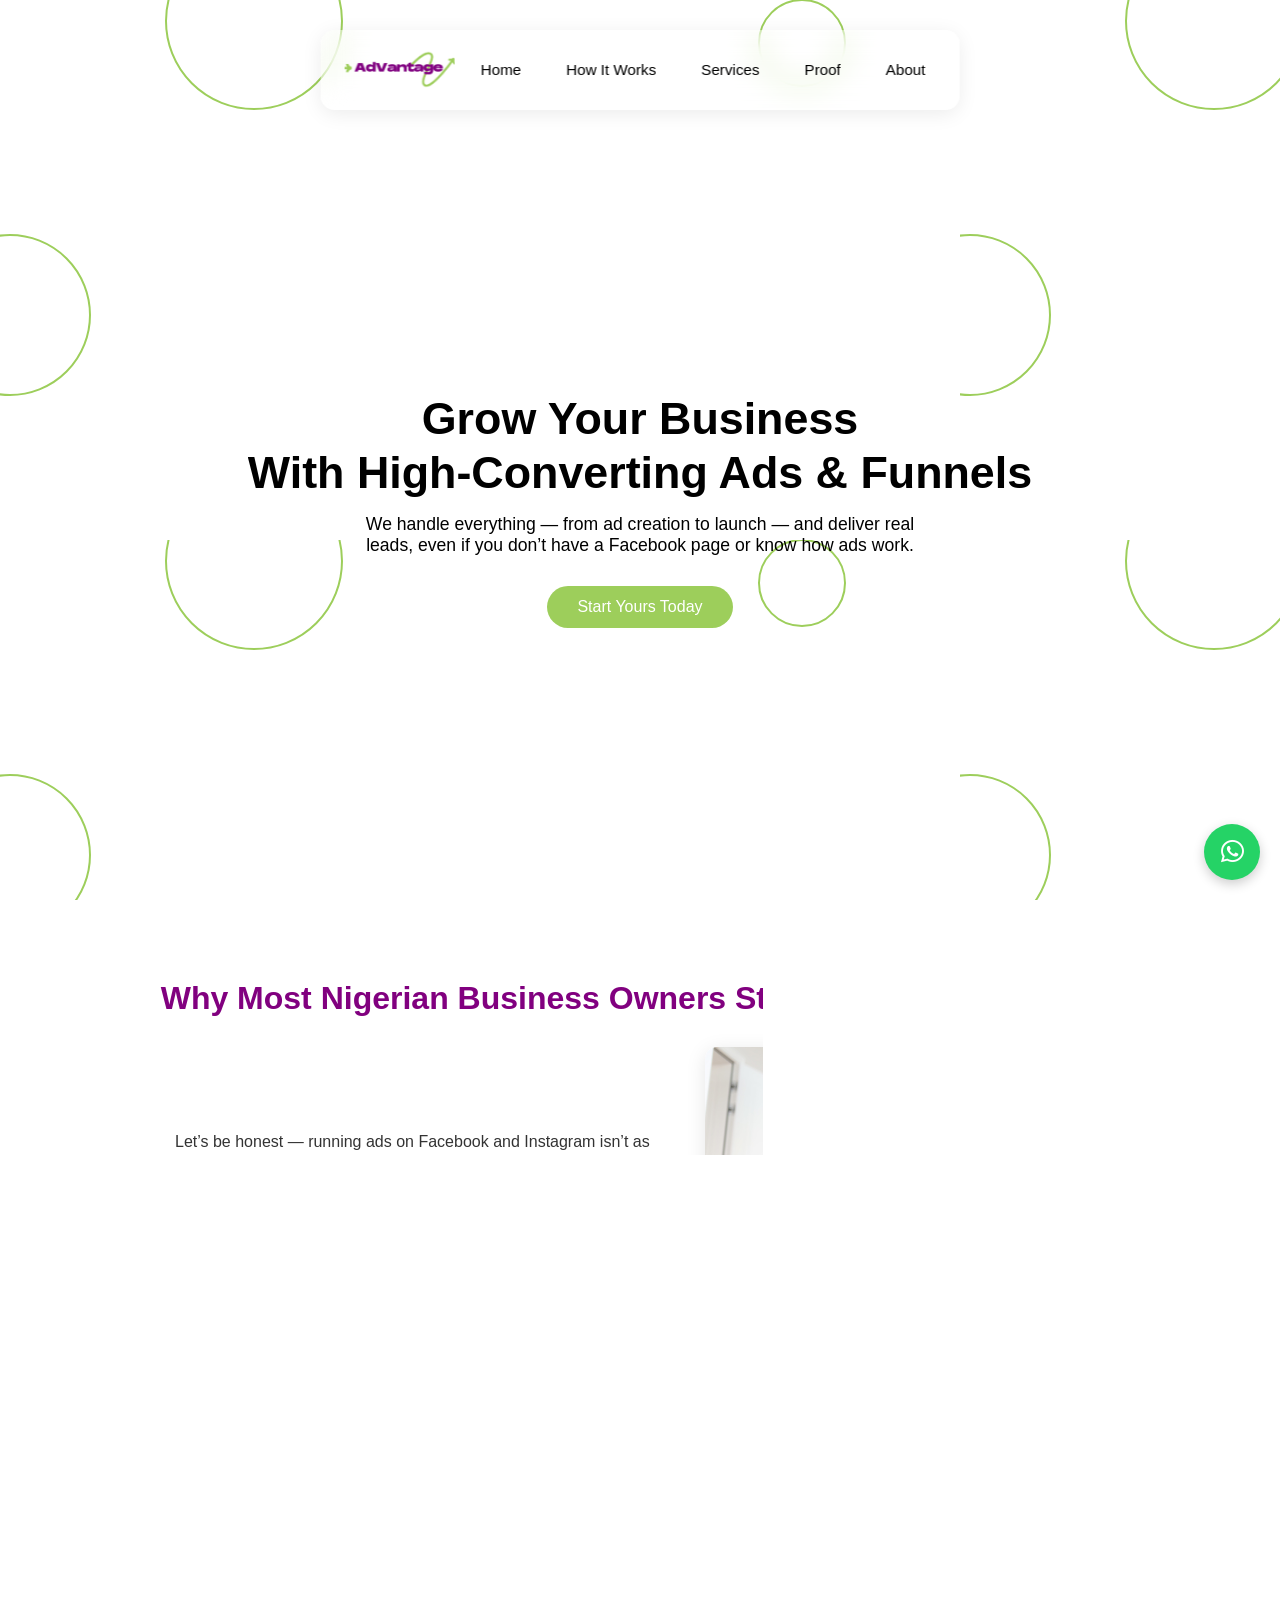
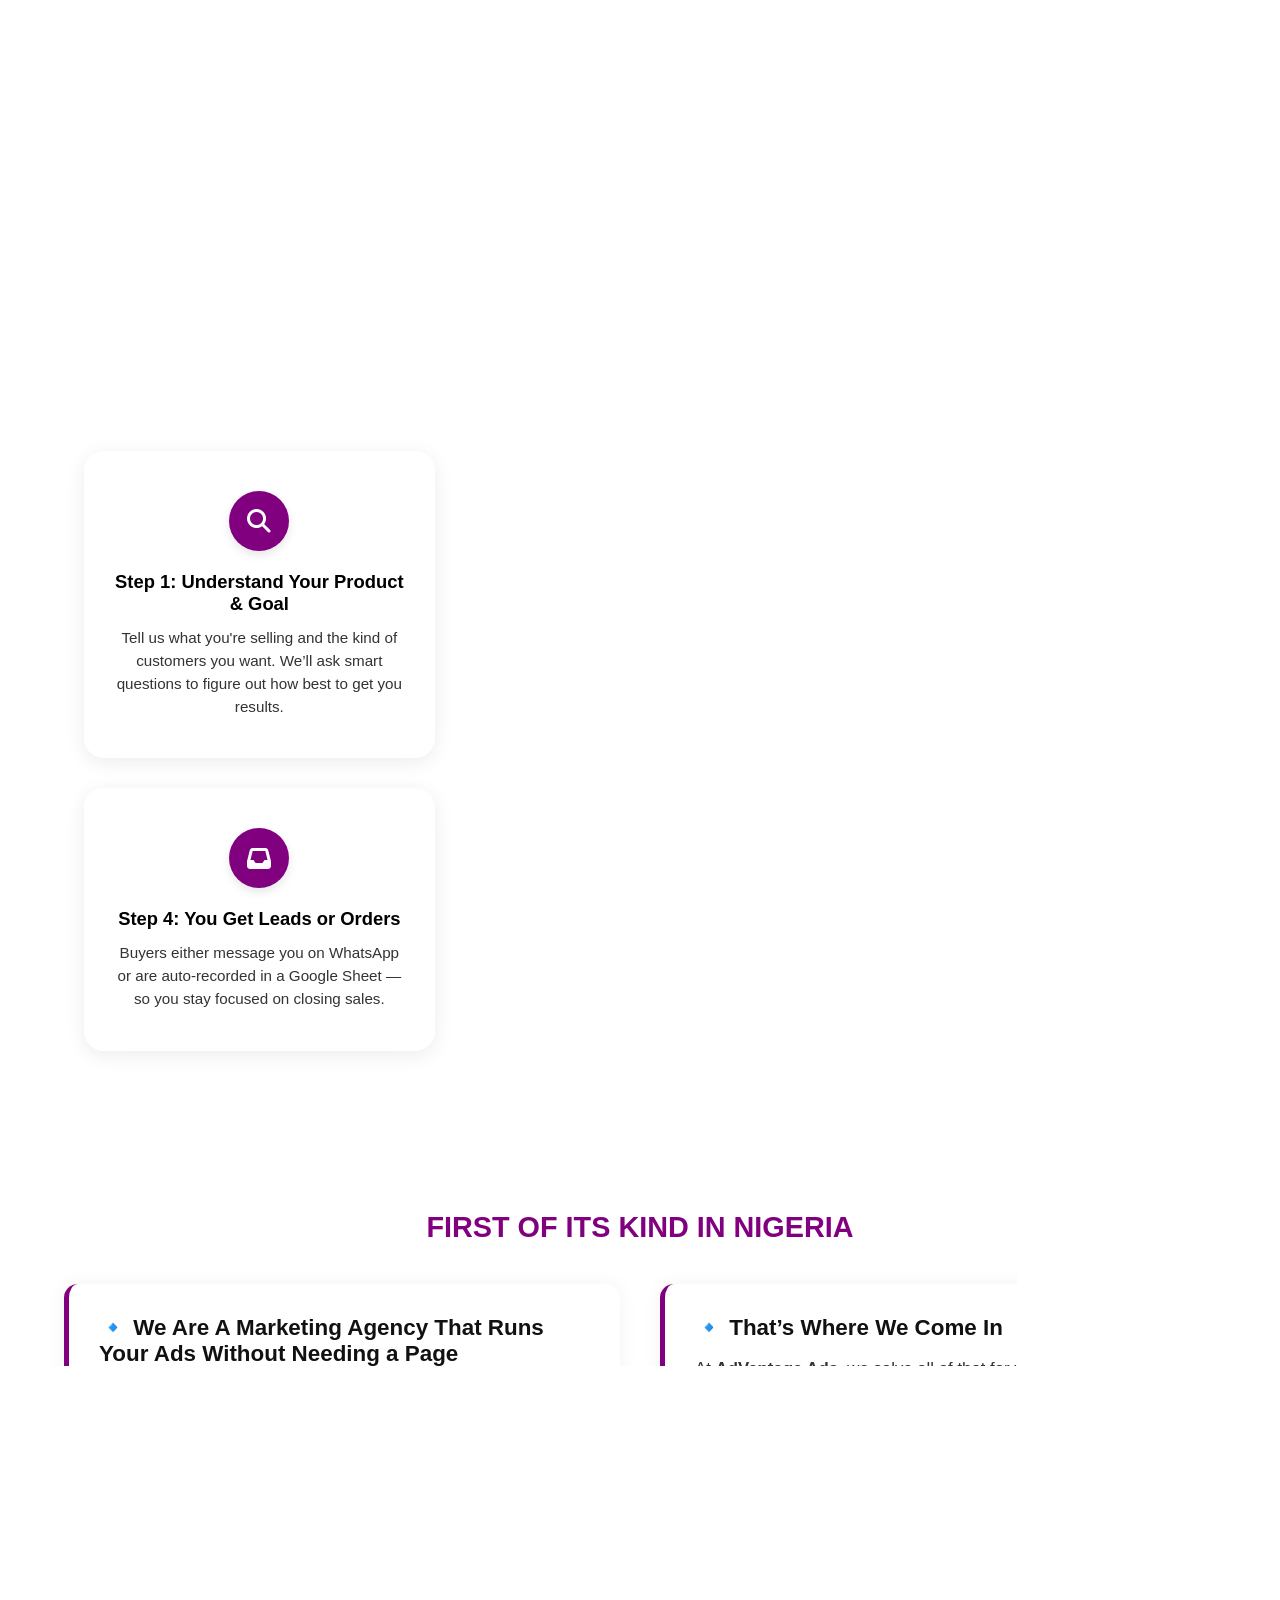
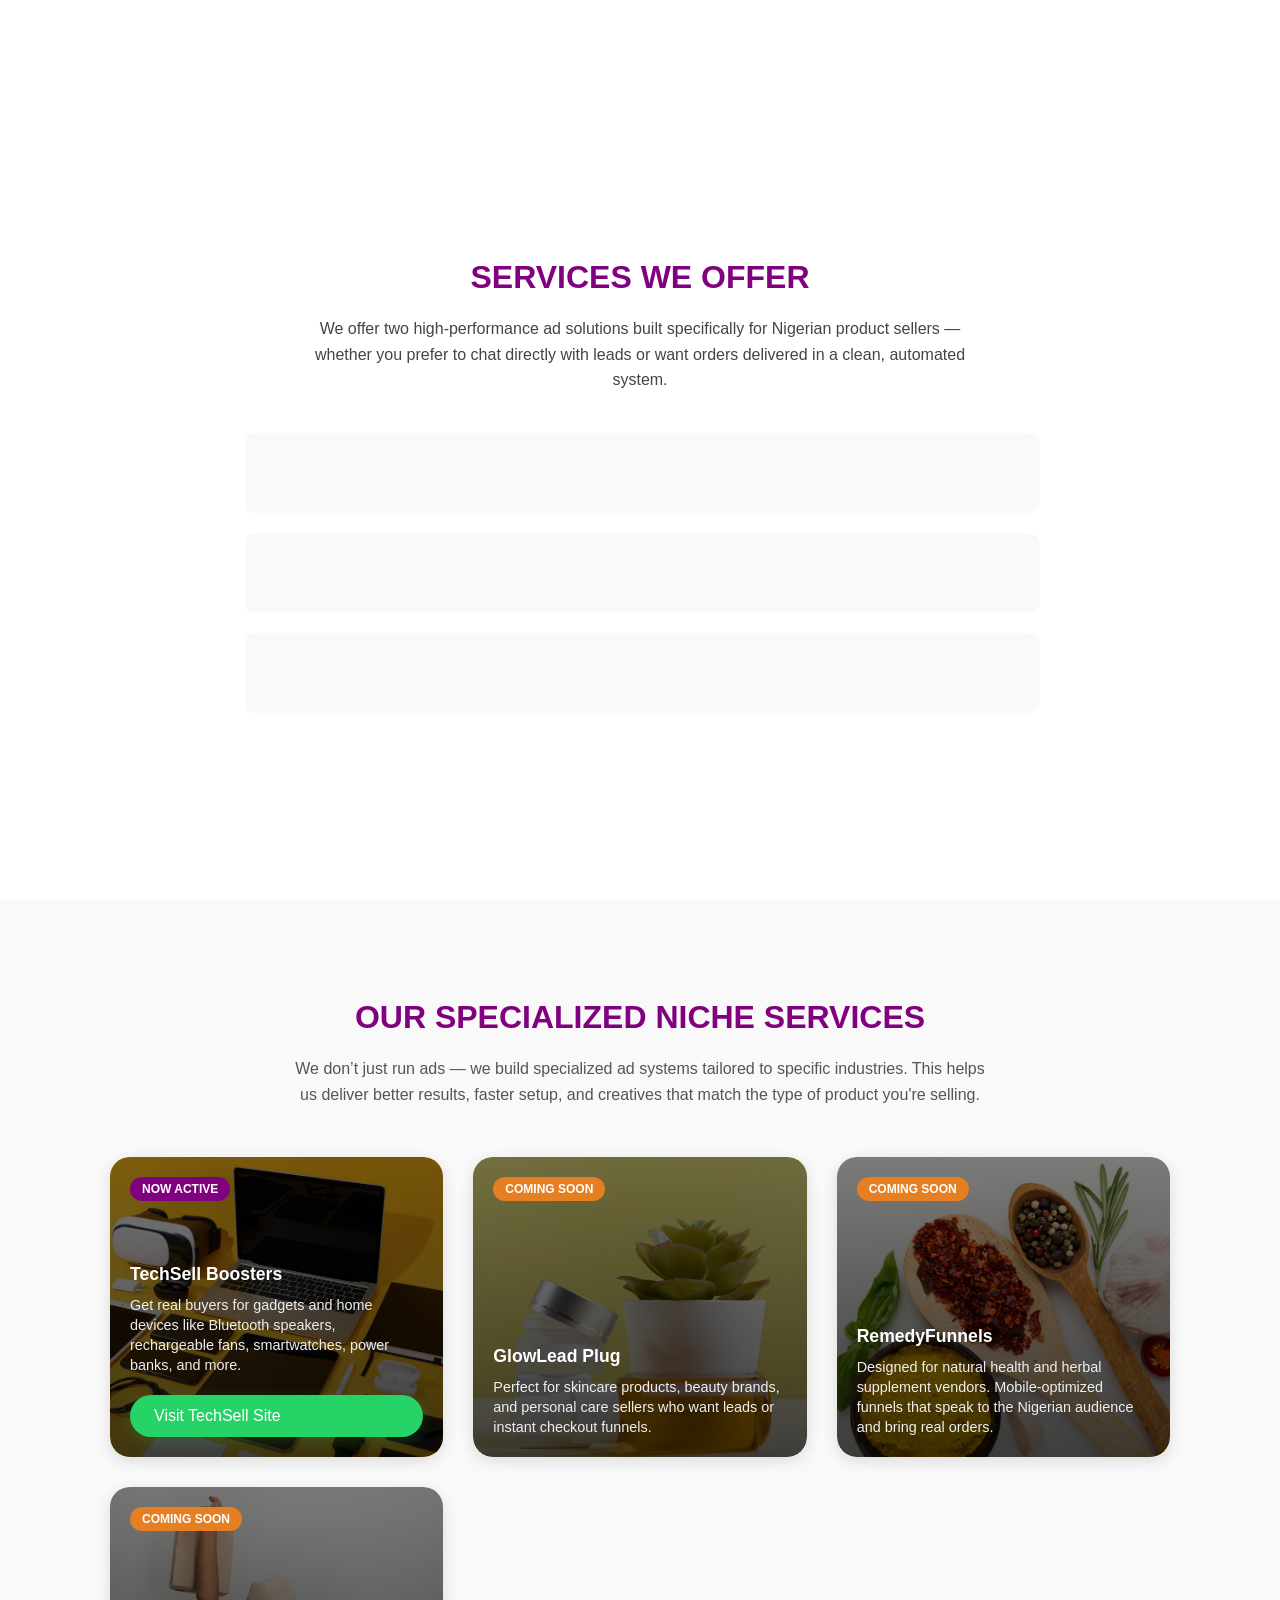
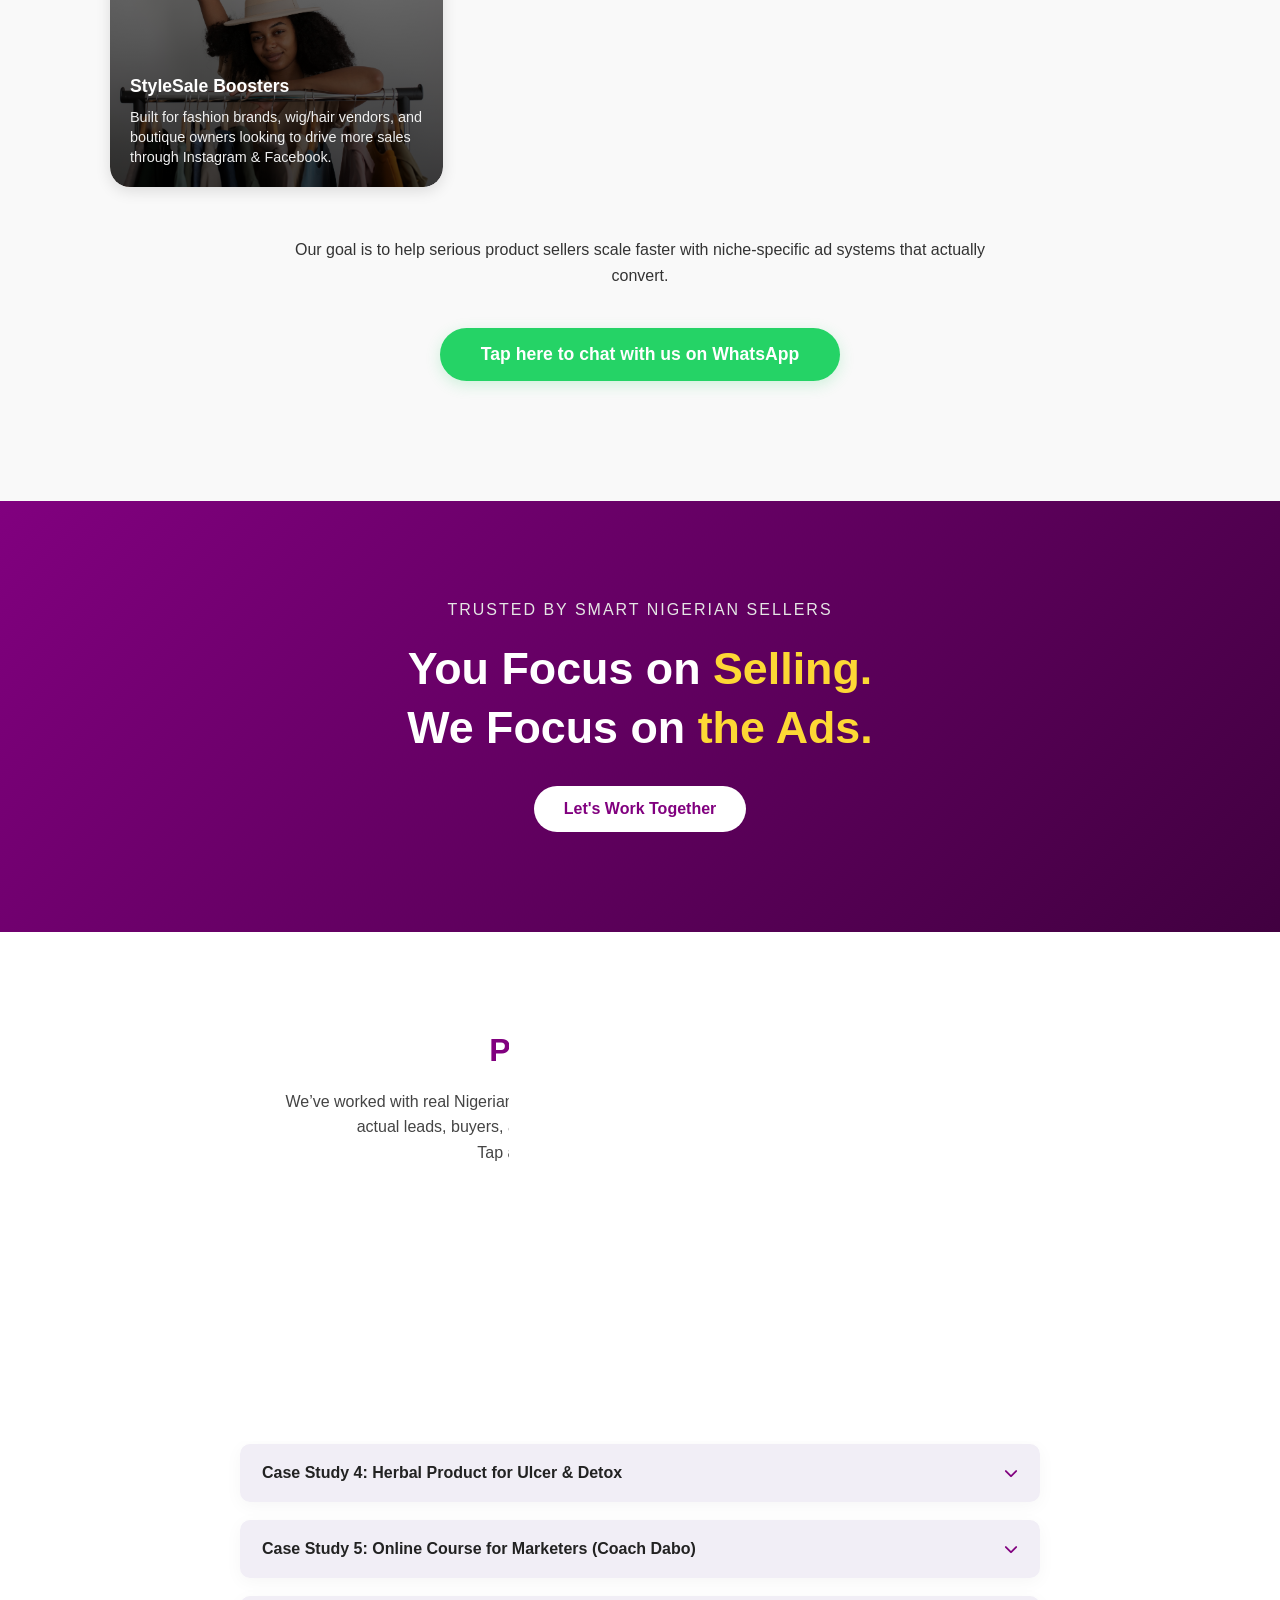
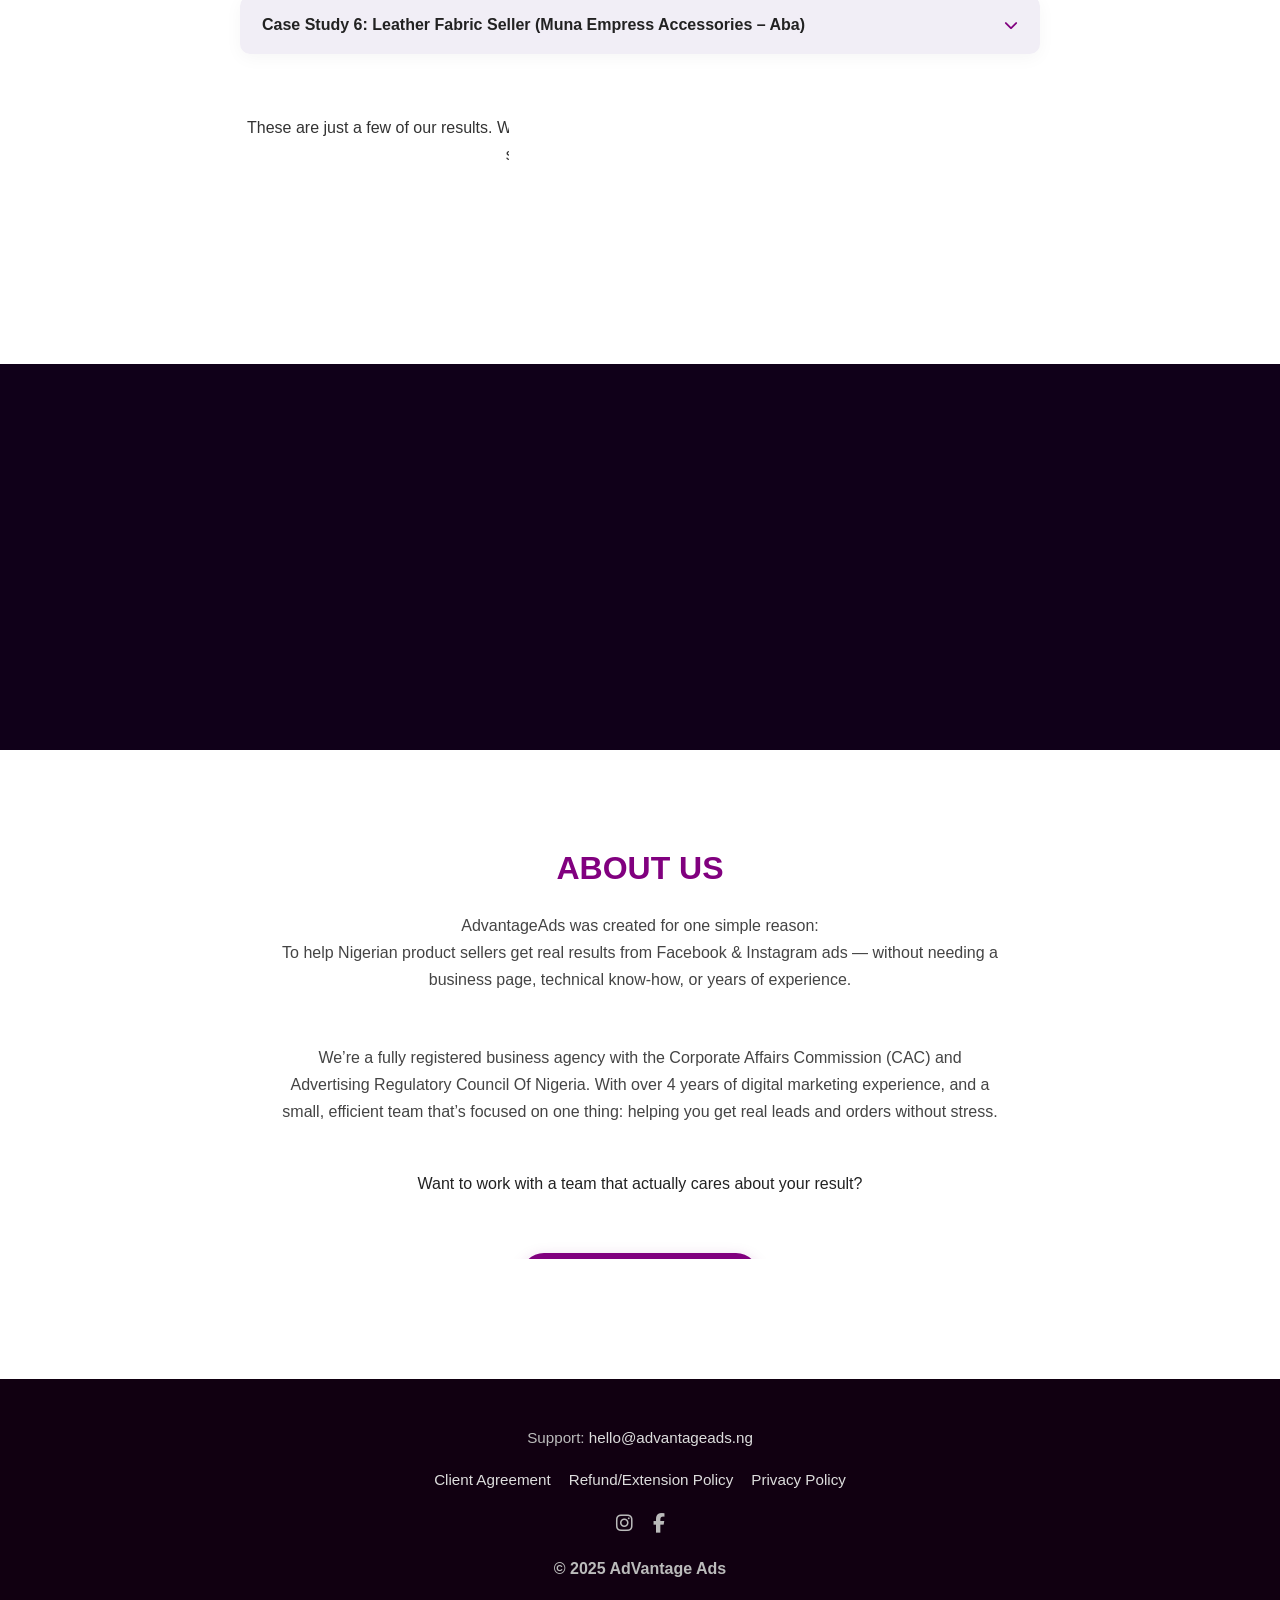
<file: index.html>
<!DOCTYPE html>
<html lang="en">
<head>
  <meta charset="UTF-8" />
  <meta name="viewport" content="width=device-width, initial-scale=1.0" />

  <title>Ad Agency | High-Converting Ads & Funnels</title>
  <meta name="description" content="Boost your sales with our high-converting ads and funnel strategies. We create, test, and scale profitable campaigns so you don’t have to." />
  <meta name="keywords" content="ad agency, high-converting ads, sales funnel, Facebook ads, Instagram ads, performance marketing, lead generation, ad funnels" />
  <meta name="robots" content="index, follow" />
  <meta name="author" content="Ad Agency Team" />
  <link rel="canonical" href="https://www.advantageads.ng/" />

  <!-- Favicon -->
  <link rel="icon" href="/favicon.png" type="image/png">

  <!-- Open Graph / Facebook -->
  <meta property="og:type" content="website" />
  <meta property="og:url" content="https://www.advantageads.ng/" />
  <meta property="og:title" content="Ad Agency | High-Converting Ads & Funnels" />
  <meta property="og:description" content="We create, manage, and scale high-converting ads for businesses. Let us grow your sales while you focus on your brand." />
  <meta property="og:image" content="https://www.advantageads.ng/og-banner.png" />

  <!-- Twitter -->
  <meta name="twitter:card" content="summary_large_image" />
  <meta name="twitter:url" content="https://www.advantageads.ng/" />
  <meta name="twitter:title" content="Ad Agency | High-Converting Ads & Funnels" />
  <meta name="twitter:description" content="Let our experts build and manage your ad campaigns while you focus on results." />
  <meta name="twitter:image" content="https://www.advantageads.ng/og-banner.png" />

  <!-- Fonts & Styles -->
  <link rel="stylesheet" href="https://cdnjs.cloudflare.com/ajax/libs/font-awesome/6.5.1/css/all.min.css">
  <link href="https://fonts.googleapis.com/css2?family=Poppins:wght@400;600;700&display=swap" rel="stylesheet">
  <link rel="stylesheet" href="styles.css" />

  <!-- Meta Pixel Code -->
  <script>
    !function(f,b,e,v,n,t,s)
    {if(f.fbq)return;n=f.fbq=function(){n.callMethod?
    n.callMethod.apply(n,arguments):n.queue.push(arguments)};
    if(!f._fbq)f._fbq=n;n.push=n;n.loaded=!0;n.version='2.0';
    n.queue=[];t=b.createElement(e);t.async=!0;
    t.src=v;s=b.getElementsByTagName(e)[0];
    s.parentNode.insertBefore(t,s)}(window, document,'script',
    'https://connect.facebook.net/en_US/fbevents.js');
    fbq('init', '984090676991896');
    fbq('track', 'PageView');
    </script>
    <noscript><img height="1" width="1" style="display:none"
    src="https://www.facebook.com/tr?id=984090676991896&ev=PageView&noscript=1"
    />
  </noscript>
  <script type="text/javascript">
    (function(c,l,a,r,i,t,y){
        c[a]=c[a]||function(){(c[a].q=c[a].q||[]).push(arguments)};
        t=l.createElement(r);t.async=1;t.src="https://www.clarity.ms/tag/"+i;
        y=l.getElementsByTagName(r)[0];y.parentNode.insertBefore(t,y);
    })(window, document, "clarity", "script", "s8mlpc4wlg");
  </script>
</head>
<body>
    <header>
        
        <div class="logo-container">
          <img src="logo.png" alt="AdVantage logo" class="logo">
        </div>
        <div class="mobile-menu-btn">
            <div class="bar"></div>
            <div class="bar"></div>
            <div class="bar"></div>
          </div>
        <nav>
            <ul class="nav-links" id="nav-links">
                <li><a href="#home">Home</a></li>
                <li><a href="#how">How It Works</a></li>
                <li><a href="#services">Services</a></li>
                <li><a href="#proof">Proof</a></li>
                <li><a href="#about">About</a></li>
            </ul>
        </nav>
    </header>

  <!-- HERO SECTION -->
  <section class="hero">
    <h1>
      <span class="line1">Grow Your Business</span>
      <span class="line2">With High-Converting Ads & Funnels</span>
    </h1>
    <p>We handle everything — from ad creation to launch — and deliver real leads, even if you don’t have a Facebook page or know how ads work.</p>
    <button onclick="window.location.href='https://wa.me/2349159523696'">Start Yours Today</button>
  </section>

  <section class="struggle-section">
    <div class="container">
      <h2 class="section-heading">Why Most Nigerian Business Owners Struggle With Online Ads</h2>
  
      <!-- First Row: Text Left, Image Right -->
      <div class="struggle-flex reverse">
        <div class="struggle-text-block">
          <p>
            Let’s be honest — running ads on Facebook and Instagram isn’t as easy as it sounds.
          </p>
          <p>
            Yes, you’ve heard people say, “Just boost your post!” or “Ads will bring you sales!” — but when you tried it, the results were disappointing.
          </p>
        </div>
        <div class="struggle-img">
          <img src="confused-businessman.jpg" alt="Frustrated Nigerian business owner">
        </div>
      </div>
  
      <!-- Middle Text Box -->
      <div class="struggle-box">
        <p>You can’t run ads without a proper Facebook page and Instagram business account.</p>
        <p>Setting up the page, ad account, Meta Business Manager — it’s too technical and stressful.</p>
        <p>And even when you manage to set it up, you’re still guessing what works, wasting money with little or no results.</p>
        <p>Meanwhile, your competitors who understand the system are making sales every day.</p>
      </div>
  
      <!-- Second Row: Image Left, Text Right -->
      <div class="struggle-flex">
        <div class="solution-img">
          <img src="ad-team-working.jpg" alt="AdVantage Ads team working">
        </div>
        <div class="solution-box">
          <h3>✅ That’s Where We Come In</h3>
          <p>
            At <strong>AdVantage Ads</strong>, we solve all of that for you — even if you don’t have a Facebook or Instagram page.
          </p>
          <p>
            We use our dedicated ad page and ad account to set up and run campaigns for you. You don’t need to touch a thing.
          </p>
        </div>
      </div>
    </div>
  </section>
  
  
  

  <section id="how" class="how-section">
    <div class="section-title">HOW IT WORKS</div>
    <div class="steps-container">
      
      <div class="step">
        <div class="icon-circle">
          <i class="fas fa-search"></i>
        </div>
        <h3>Step 1: Understand Your Product & Goal</h3>
        <p>Tell us what you're selling and the kind of customers you want. We’ll ask smart questions to figure out how best to get you results.</p>
      </div>
  
      <div class="step">
        <div class="icon-circle">
          <i class="fas fa-pen-nib"></i>
        </div>
        <h3>Step 2: We Create the Ad & Creatives</h3>
        <p>No need to write or design anything. We craft your copy, images, and audience targeting for high-converting results.</p>
      </div>
  
      <div class="step">
        <div class="icon-circle">
          <i class="fas fa-rocket"></i>
        </div>
        <h3>Step 3: We Launch & Manage Campaigns</h3>
        <p>Your ads run on Facebook & Instagram using our trusted ad page — no business page required on your side.</p>
      </div>
  
      <div class="step">
        <div class="icon-circle">
          <i class="fas fa-inbox"></i>
        </div>
        <h3>Step 4: You Get Leads or Orders</h3>
        <p>Buyers either message you on WhatsApp or are auto-recorded in a Google Sheet — so you stay focused on closing sales.</p>
      </div>
  
    </div>
  </section>

  <section class="agency-highlight-section" id="why-struggle">
    <div class="container">
      <div class="section-title">FIRST OF ITS KIND IN NIGERIA</div>
  
      <div class="agency-cards-grid">
  
        <!-- Card 1: The Problem -->
        <div class="agency-card">
          <h3>🔹 We Are A Marketing Agency That Runs Your Ads Without Needing a Page</h3>
          <p>Most agencies will tell you:</p>
          <ul>
            <li>"You need a Facebook page first."</li>
            <li>"You have to create a business profile."</li>
            <li>"We can't run ads unless you set everything up."</li>
          </ul>
        </div>
  
        <!-- Card 2: The Solution -->
        <div class="agency-card">
          <h3>🔹 That’s Where We Come In</h3>
          <p>
            At <strong>AdVantage Ads</strong>, we solve all of that for you — even if you don’t have a Facebook or Instagram page.
          </p>
          <ul>
            <li> We use our <strong>own verified page and ad accounts</strong></li>
            <li> We set up your campaign from scratch</li>
            <li> We design creatives, write the copy, and run your ads</li>
            <li> We deliver leads or confirmed orders straight to you</li>
          </ul>
          <p class="final-line">
            No setup stress. No business page hassles. No confusion.
          </p>
          <p class="final-line">
            Just a plug-and-play system built to help Nigerian product sellers grow faster — even if they’re starting from scratch.
          </p>
        </div>
  
      </div>
    </div>
  </section>
  
  

  <section id="services" class="services-section">
    <div class="section-title">SERVICES WE OFFER</div>
    <p class="section-sub">We offer two high-performance ad solutions built specifically for Nigerian product sellers — whether you prefer to chat directly with leads or want orders delivered in a clean, automated system.</p>
  
    <div class="accordion">
  
      <!-- WhatsApp DM Campaign -->
      <div class="accordion-item green-border">
        <button class="accordion-header">
          <div class="icon-wrap green"><i class="fab fa-whatsapp"></i></div>
          <span class="header-text">WhatsApp DM Campaigns</span>
          <span class="badge">Click for details</span>
          <i class="fas fa-chevron-down dropdown-icon"></i>
        </button>
        <div class="accordion-content">
          <p class="accordion-paragraph">We create and run targeted Facebook and Instagram ads that send buyers directly to your WhatsApp. You chat, close, and deliver your way.</p>
          <ul class="accordion-list">
            <li><strong>Setup Fee:</strong> ₦30,000 (one-time)</li>
            <li><strong>Weekly Ad Budget:</strong> From ₦30,000</li>
            <li><strong>Best for:</strong> Importers, resellers, small business owners</li>
            <li> Great for products under ₦10k</li>
          </ul>
        </div>
      </div>
  
      <!-- Order Funnel Campaign -->
      <div class="accordion-item purple-border">
        <button class="accordion-header">
          <div class="icon-wrap purple"><i class="fas fa-shopping-cart"></i></div>
          <span class="header-text">Order Funnel Campaigns – <strong>Recommended</strong></span>
          <span class="badge">Click for details</span>
          <i class="fas fa-chevron-down dropdown-icon"></i>
        </button>
        <div class="accordion-content">
          <p class="accordion-paragraph">We build a simple one-page site where serious buyers can place orders directly.</p>
          <ul class="accordion-list">
            <li><strong>Setup Fee:</strong> ₦50,000 (one-time)</li>
            <li><strong>Weekly Ad Budget:</strong> From ₦40,000</li>
            <li><strong>Includes:</strong></li>
            <ul>
              <li>• Landing page, order form, Google Sheet</li>
              <li>• WhatsApp/email confirmations</li>
              <li>• Optional assistant follow-up</li>
            </ul>
            <li><strong>Best for:</strong> Gadget dealers, skincare brands, herbal vendors</li>
          </ul>
        </div>
      </div>
  
      <!-- UGC Video Add-on -->
      <div class="accordion-item yellow-border">
        <button class="accordion-header">
          <div class="icon-wrap yellow"><i class="fas fa-video"></i></div>
          <span class="header-text">Optional Add-on: UGC Video Ad</span>
          <span class="badge">Click for details</span>
          <i class="fas fa-chevron-down dropdown-icon"></i>
        </button>
        <div class="accordion-content">
          <p class="accordion-paragraph">Want more engagement? Add a user-style video — natural, short, and trust-building.</p>
          <ul class="accordion-list">
            <li><strong>One-time Cost:</strong> ₦20,000</li>
            <li><strong>Ownership:</strong> 100% yours</li>
          </ul>
        </div>
      </div>
  
    </div>
  
    <a href="form.html" class="cta-btn">Get Started</a>
  </section>

  <section id="niche-services" class="niche-section">
    <div class="section-title">OUR SPECIALIZED NICHE SERVICES</div>
    <p class="section-sub">
      We don’t just run ads — we build specialized ad systems tailored to specific industries.
      This helps us deliver better results, faster setup, and creatives that match the type of product you're selling.
    </p>
  
    <div class="niche-grid">
  
      <!-- TechSell Boosters -->
      <div class="niche-card tech">
        <div class="overlay">
          <span class="tag">Now Active</span>
          <h3>TechSell Boosters</h3>
          <p>Get real buyers for gadgets and home devices like Bluetooth speakers, rechargeable fans, smartwatches, power banks, and more.</p>
          <a href="https://techsell.advantageads.ng" class="cta-link" target="_blank">Visit TechSell Site</a>
        </div>
      </div>
  
      <!-- GlowLead Plug -->
      <div class="niche-card glow coming">
        <div class="overlay">
          <span class="tag">Coming Soon</span>
          <h3>GlowLead Plug</h3>
          <p>Perfect for skincare products, beauty brands, and personal care sellers who want leads or instant checkout funnels.</p>
        </div>
      </div>
  
      <!-- RemedyFunnels -->
      <div class="niche-card remedy coming">
        <div class="overlay">
          <span class="tag">Coming Soon</span>
          <h3>RemedyFunnels</h3>
          <p>Designed for natural health and herbal supplement vendors. Mobile-optimized funnels that speak to the Nigerian audience and bring real orders.</p>
        </div>
      </div>
  
      <!-- StyleSale Boosters -->
      <div class="niche-card style coming">
        <div class="overlay">
          <span class="tag">Coming Soon</span>
          <h3>StyleSale Boosters</h3>
          <p>Built for fashion brands, wig/hair vendors, and boutique owners looking to drive more sales through Instagram & Facebook.</p>
        </div>
      </div>
  
    </div>
  
    <p class="notify-text">
      Our goal is to help serious product sellers scale faster with niche-specific ad systems that actually convert.
    </p>
    <div class="cta-wrapper">
      <a href="https://wa.me/2349159523696" class="cta-link" target="_blank">
         Tap here to chat with us on WhatsApp
      </a>
    </div>
  </section>

  <section class="focus-banner">
    <div class="focus-content">
      <p class="small-text">Trusted by smart Nigerian sellers</p>
      <h2 class="big-text">You Focus on <span>Selling.</span> <br> We Focus on <span>the Ads.</span></h2>
      <a href="form.html" class="focus-btn">Let's Work Together</a>
    </div>
  </section>
  

  <section id="proof" class="proof-section">
    <div class="section-title">PROOF & RESULTS</div>
    <p class="section-sub">
      We’ve worked with real Nigerian business owners across different industries — and helped them get actual leads, buyers, and paying customers through Facebook & Instagram ads.<br>
      Tap any result below to see what we achieved 
    </p>
  
    <div class="case-studies">
      <!-- Case Study 1 -->
      <div class="case-study">
        <button class="case-header">
           Case Study 1: JBL Speaker Seller – N300 Per Customer <span class="toggle-icon"><i class="fas fa-chevron-down"></i></span>
        </button>
        <div class="case-content">
          <p>This client was struggling to sell his JBL speakers (₦18,000/unit). We created a short animated sales video and tested it against different audiences.<br>
          We found a winning audience and generated over 50 WhatsApp leads.<br>
          He successfully converted 10 customers, with an average cost per customer of ₦300.</p>
        </div>
      </div>
  
      <!-- Case Study 2 -->
      <div class="case-study">
        <button class="case-header">
           Case Study 2: SWS Water Purifier – 40+ Leads in 5 Days <span class="toggle-icon"><i class="fas fa-chevron-down"></i></span>
        </button>
        <div class="case-content">
          <p>We promoted a kitchen water purifier that connects directly to the tap. Our DM campaign sent over 40 high-quality leads to the client’s WhatsApp inbox.<br>
          The client reported high interest and booked follow-up appointments.</p>
        </div>
      </div>
  
      <!-- Case Study 3 -->
      <div class="case-study">
        <button class="case-header">
           Case Study 3: Floodlight Seller (Deaus Global Tech) <span class="toggle-icon"><i class="fas fa-chevron-down"></i></span>
        </button>
        <div class="case-content">
          <p>This Lagos-based tech company needed leads for their outdoor floodlights.<br>
          We created a simple WhatsApp DM campaign and delivered 20+ qualified leads straight to their inbox within the campaign window.</p>
        </div>
      </div>
  
      <!-- Case Study 4 -->
      <div class="case-study">
        <button class="case-header">
           Case Study 4: Herbal Product for Ulcer & Detox <span class="toggle-icon"><i class="fas fa-chevron-down"></i></span>
        </button>
        <div class="case-content">
          <p>We ran ads for a natural herbal remedy for ulcer and body cleansing.<br>
          The campaign brought in over 50 interested leads, all routed directly to the client’s DM. The client followed up and started converting immediately.</p>
        </div>
      </div>
  
      <!-- Case Study 5 -->
      <div class="case-study">
        <button class="case-header">
           Case Study 5: Online Course for Marketers (Coach Dabo) <span class="toggle-icon"><i class="fas fa-chevron-down"></i></span>
        </button>
        <div class="case-content">
          <p>Coach Dabo created a marketing course and needed sign-ups.<br>
          We ran a campaign that generated over 100 quality leads — all with interest in digital skills and entrepreneurship.</p>
        </div>
      </div>
  
      <!-- Case Study 6 -->
      <div class="case-study">
        <button class="case-header">
           Case Study 6: Leather Fabric Seller (Muna Empress Accessories – Aba) <span class="toggle-icon"><i class="fas fa-chevron-down"></i></span>
        </button>
        <div class="case-content">
          <p>Muna Empress launched a new line of leather fabrics and contacted us to help with exposure.<br>
          We created targeted ads that brought in over 120 WhatsApp leads, giving them a full pipeline of interested resellers and buyers.</p>
        </div>
      </div>
    </div>
  
    <div class="proof-cta">
      <p class="cta-text"> These are just a few of our results. We build every campaign to match the product, audience, and sales goal — so you get the best possible outcome.</p>
      <a href="form.html" class="cta-btn"> Let's Work Together</a>
    </div>
  </section>

  <section class="partners-section" id="partners">
    <div class="container">
      <h2 class="partners-heading">Trusted Tech Partners</h2>
      <p class="partners-subtext">We collaborate with leading platforms to ensure top-tier campaigns and seamless ad delivery for our clients.</p>
  
      <div class="partners-logos">
        <div class="partner-logo"><img src="meta.png" alt="Meta"></div>
        <div class="partner-logo"><img src="canva-logo.png" alt="Canva"></div>
        <div class="partner-logo"><img src="wordpress-logo.png" alt="WordPress"></div>
        <div class="partner-logo"><img src="google-logo.png" alt="Google"></div>
        <div class="partner-logo"><img src="hostbeak-logo.png" alt="Hostbeak"></div>
      </div>
    </div>
  </section>
  

  <section id="about" class="about-section">
    <div class="section-title">ABOUT US</div>
    <p class="about-intro">
      AdvantageAds was created for one simple reason:<br>
      To help Nigerian product sellers get real results from Facebook & Instagram ads — without needing a business page, technical know-how, or years of experience.
    </p>
    <p class="about-intro">We’re a fully registered business agency with the Corporate Affairs Commission (CAC) and Advertising Regulatory Council Of Nigeria. With over 4 years of digital marketing experience, and a small, efficient team that’s focused on one thing: helping you get real leads and orders without stress.</p>
  
  
    <div class="about-cta">
      <p> Want to work with a team that actually cares about your result?</p>
      <a href="form.html" class="cta-btn"> Let’s Work Together Now</a>
    </div>
  </section>

  <footer class="site-footer">
    <div class="footer-container">
  
      <!-- Logo / Brand Name -->
      <p class="footer-email">
        Support: <a href="mailto:hello@advantageads.ng">hello@advantageads.ng</a>
     </p>
  
      <!-- Footer Links -->
      <div class="footer-links">
        <a href="client-agreement.html" target="_blank">Client Agreement</a>
        <a href="refund-policy.html" target="_blank">Refund/Extension Policy</a>
        <a href="privacy-policy.html" target="_blank">Privacy Policy</a>
      </div>
  
      <!-- Social Links -->
      <div class="footer-socials">
        <a href="https://www.instagram.com/advantage_ad_agency?igsh=dDc0YXBnZG1pNDZh&utm_source=qr" target="_blank" aria-label="Instagram">
          <i class="fab fa-instagram"></i>
        </a>
        <a href="https://www.facebook.com/share/1F4gLv8Bcp/?mibextid=wwXIfr" target="_blank" aria-label="Facebook">
          <i class="fab fa-facebook-f"></i>
        </a>
      </div>

      <div class="footer-brand"> © 2025 AdVantage Ads</div>
      
    </div>
  </footer>
  
  
  
  
  
  
  
  
  
  
  

  <script src="script.js"></script>
  <a href="https://wa.me/2349159523696" class="whatsapp-float" target="_blank" aria-label="Chat on WhatsApp">
    <i class="fab fa-whatsapp"></i>
  </a>
  
</body>
</html>
</file>
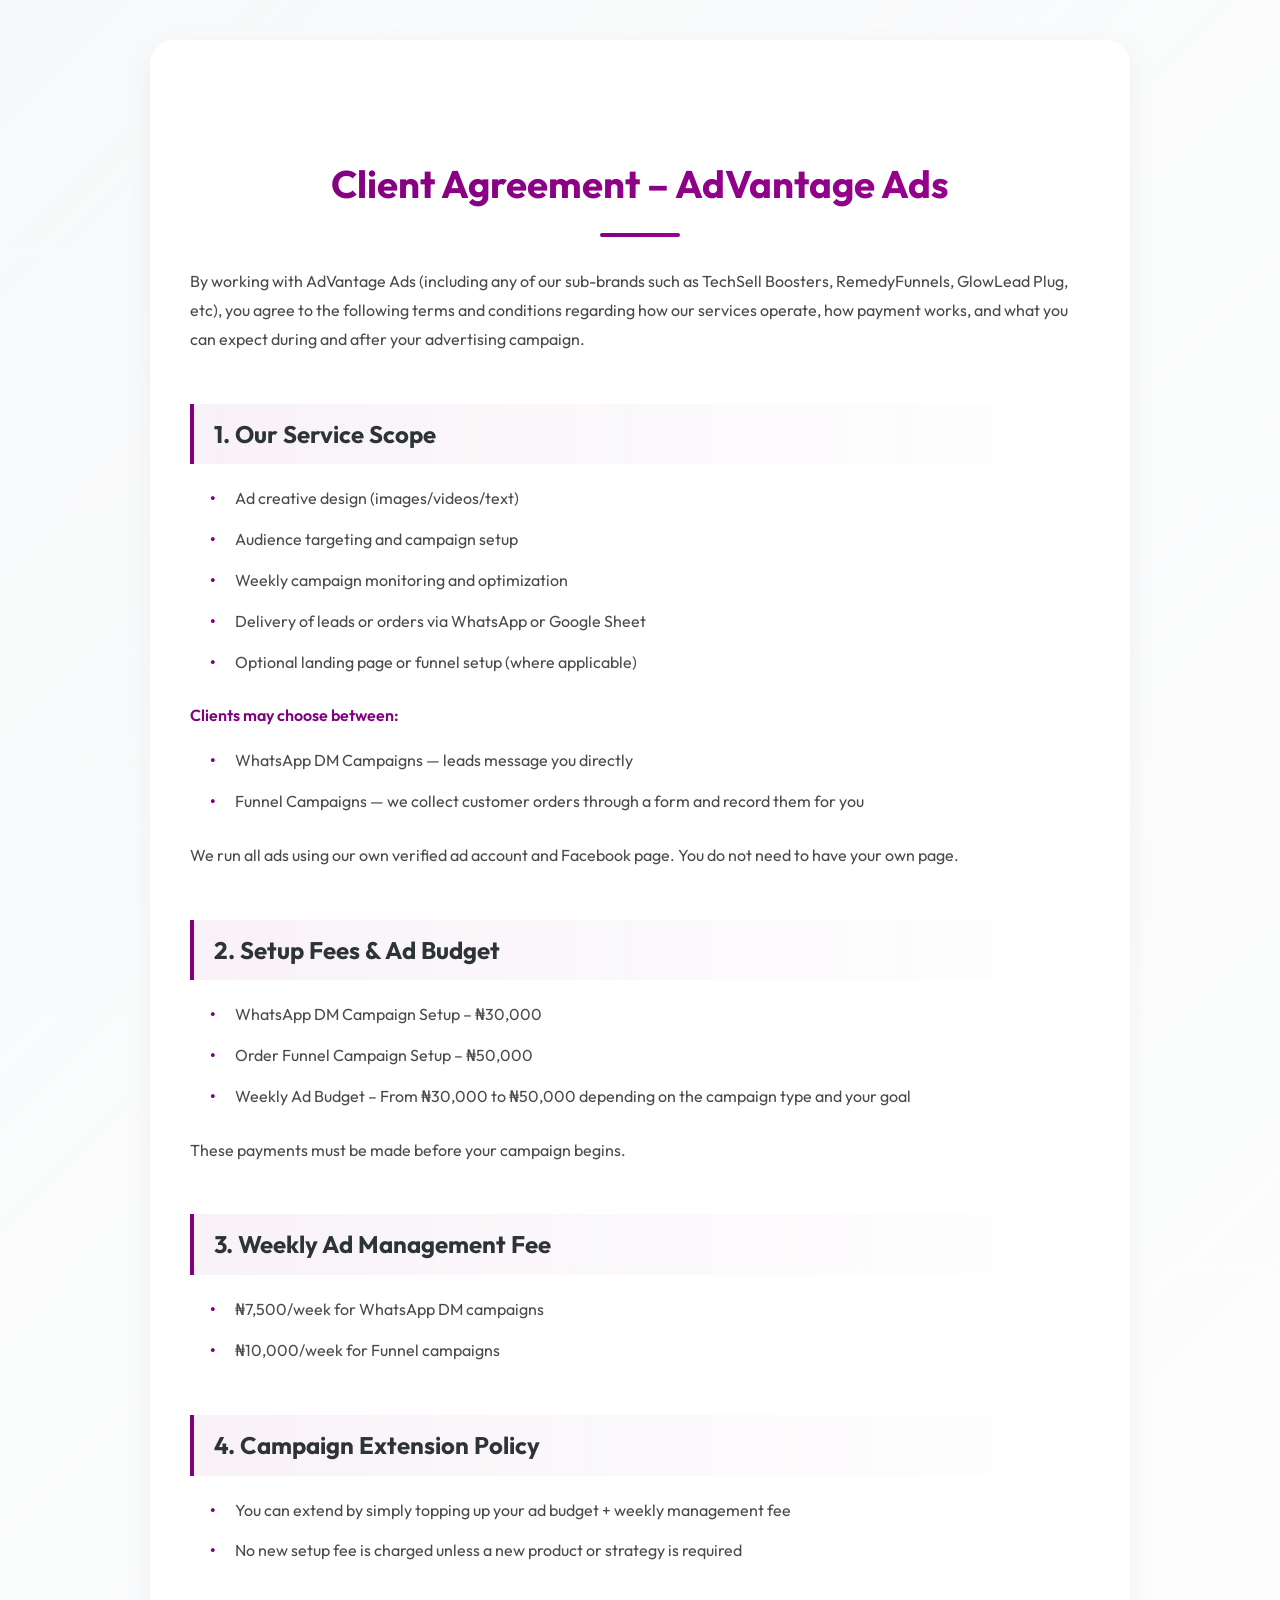
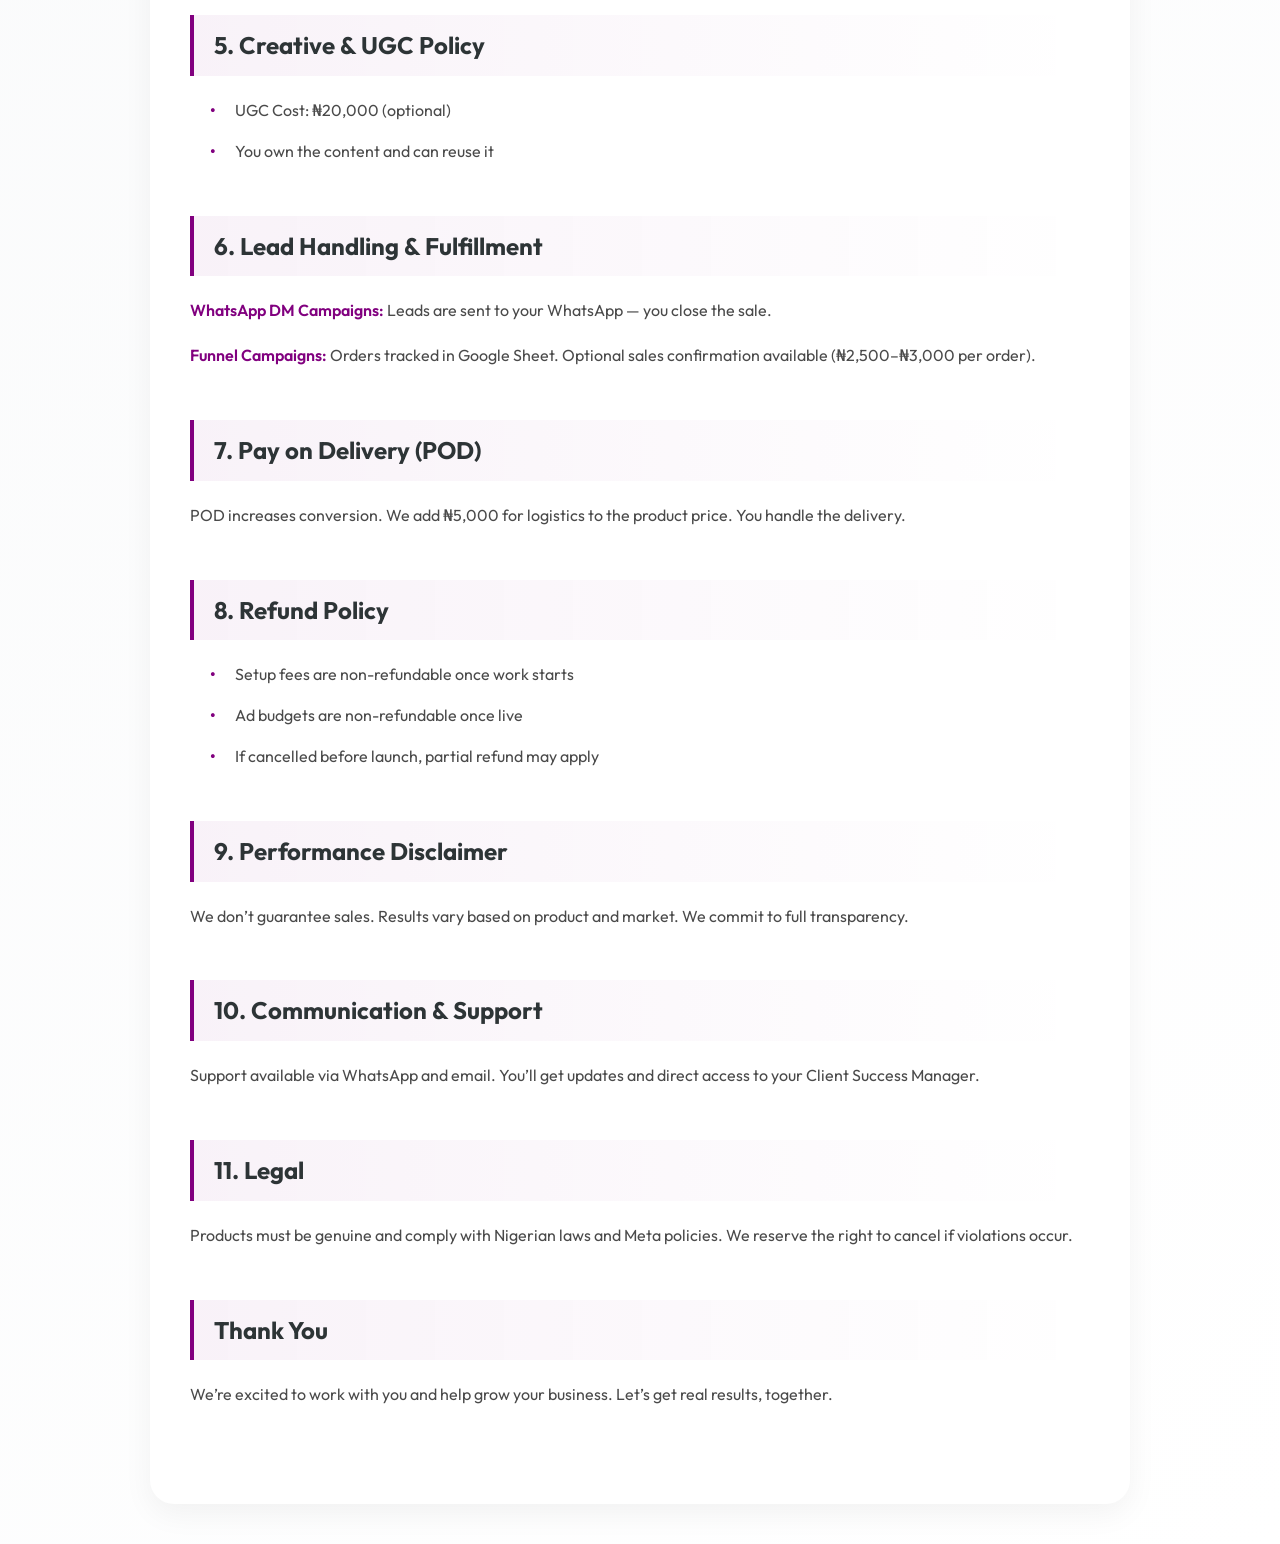
<file: client-agreement.html>
<!-- client-agreement.html -->
<!DOCTYPE html>
<html lang="en">
<head>
  <meta charset="UTF-8">
  <meta name="viewport" content="width=device-width, initial-scale=1.0">
  <title>Client Agreement - AdVantage Ads</title>
  <link rel="icon" href="/favicon.png" type="image/png">
  <link rel="stylesheet" href="client-agreement.css">
  <link href="https://fonts.googleapis.com/css2?family=Outfit:wght@400;600;700&display=swap" rel="stylesheet">
  <!-- Meta Pixel Code -->
  <script>
    !function(f,b,e,v,n,t,s)
    {if(f.fbq)return;n=f.fbq=function(){n.callMethod?
    n.callMethod.apply(n,arguments):n.queue.push(arguments)};
    if(!f._fbq)f._fbq=n;n.push=n;n.loaded=!0;n.version='2.0';
    n.queue=[];t=b.createElement(e);t.async=!0;
    t.src=v;s=b.getElementsByTagName(e)[0];
    s.parentNode.insertBefore(t,s)}(window, document,'script',
    'https://connect.facebook.net/en_US/fbevents.js');
    fbq('init', '984090676991896');
    fbq('track', 'PageView');
    </script>
    <noscript><img height="1" width="1" style="display:none"
    src="https://www.facebook.com/tr?id=984090676991896&ev=PageView&noscript=1"
    />
  </noscript>
  <script type="text/javascript">
    (function(c,l,a,r,i,t,y){
        c[a]=c[a]||function(){(c[a].q=c[a].q||[]).push(arguments)};
        t=l.createElement(r);t.async=1;t.src="https://www.clarity.ms/tag/"+i;
        y=l.getElementsByTagName(r)[0];y.parentNode.insertBefore(t,y);
    })(window, document, "clarity", "script", "s8mlpc4wlg");
  </script>
</head>
<body>
  <section class="agreement-section">
    <div class="container">
      <h1>Client Agreement – AdVantage Ads</h1>

      <p>By working with AdVantage Ads (including any of our sub-brands such as TechSell Boosters, RemedyFunnels, GlowLead Plug, etc), you agree to the following terms and conditions regarding how our services operate, how payment works, and what you can expect during and after your advertising campaign.</p>

      <h2>1. Our Service Scope</h2>
      <ul>
        <li>Ad creative design (images/videos/text)</li>
        <li>Audience targeting and campaign setup</li>
        <li>Weekly campaign monitoring and optimization</li>
        <li>Delivery of leads or orders via WhatsApp or Google Sheet</li>
        <li>Optional landing page or funnel setup (where applicable)</li>
      </ul>
      <p><strong>Clients may choose between:</strong></p>
      <ul>
        <li>WhatsApp DM Campaigns — leads message you directly</li>
        <li>Funnel Campaigns — we collect customer orders through a form and record them for you</li>
      </ul>
      <p>We run all ads using our own verified ad account and Facebook page. You do not need to have your own page.</p>

      <h2>2. Setup Fees & Ad Budget</h2>
      <ul>
        <li>WhatsApp DM Campaign Setup – ₦30,000</li>
        <li>Order Funnel Campaign Setup – ₦50,000</li>
        <li>Weekly Ad Budget – From ₦30,000 to ₦50,000 depending on the campaign type and your goal</li>
      </ul>
      <p>These payments must be made before your campaign begins.</p>

      <h2>3. Weekly Ad Management Fee</h2>
      <ul>
        <li>₦7,500/week for WhatsApp DM campaigns</li>
        <li>₦10,000/week for Funnel campaigns</li>
      </ul>

      <h2>4. Campaign Extension Policy</h2>
      <ul>
        <li>You can extend by simply topping up your ad budget + weekly management fee</li>
        <li>No new setup fee is charged unless a new product or strategy is required</li>
      </ul>

      <h2>5. Creative & UGC Policy</h2>
      <ul>
        <li>UGC Cost: ₦20,000 (optional)</li>
        <li>You own the content and can reuse it</li>
      </ul>

      <h2>6. Lead Handling & Fulfillment</h2>
      <p><strong>WhatsApp DM Campaigns:</strong> Leads are sent to your WhatsApp — you close the sale.</p>
      <p><strong>Funnel Campaigns:</strong> Orders tracked in Google Sheet. Optional sales confirmation available (₦2,500–₦3,000 per order).</p>

      <h2>7. Pay on Delivery (POD)</h2>
      <p>POD increases conversion. We add ₦5,000 for logistics to the product price. You handle the delivery.</p>

      <h2>8. Refund Policy</h2>
      <ul>
        <li>Setup fees are non-refundable once work starts</li>
        <li>Ad budgets are non-refundable once live</li>
        <li>If cancelled before launch, partial refund may apply</li>
      </ul>

      <h2>9. Performance Disclaimer</h2>
      <p>We don’t guarantee sales. Results vary based on product and market. We commit to full transparency.</p>

      <h2>10. Communication & Support</h2>
      <p>Support available via WhatsApp and email. You’ll get updates and direct access to your Client Success Manager.</p>

      <h2>11. Legal</h2>
      <p>Products must be genuine and comply with Nigerian laws and Meta policies. We reserve the right to cancel if violations occur.</p>

      <h2>Thank You</h2>
      <p>We’re excited to work with you and help grow your business. Let’s get real results, together.</p>
    </div>
  </section>
</body>
</html>
</file>
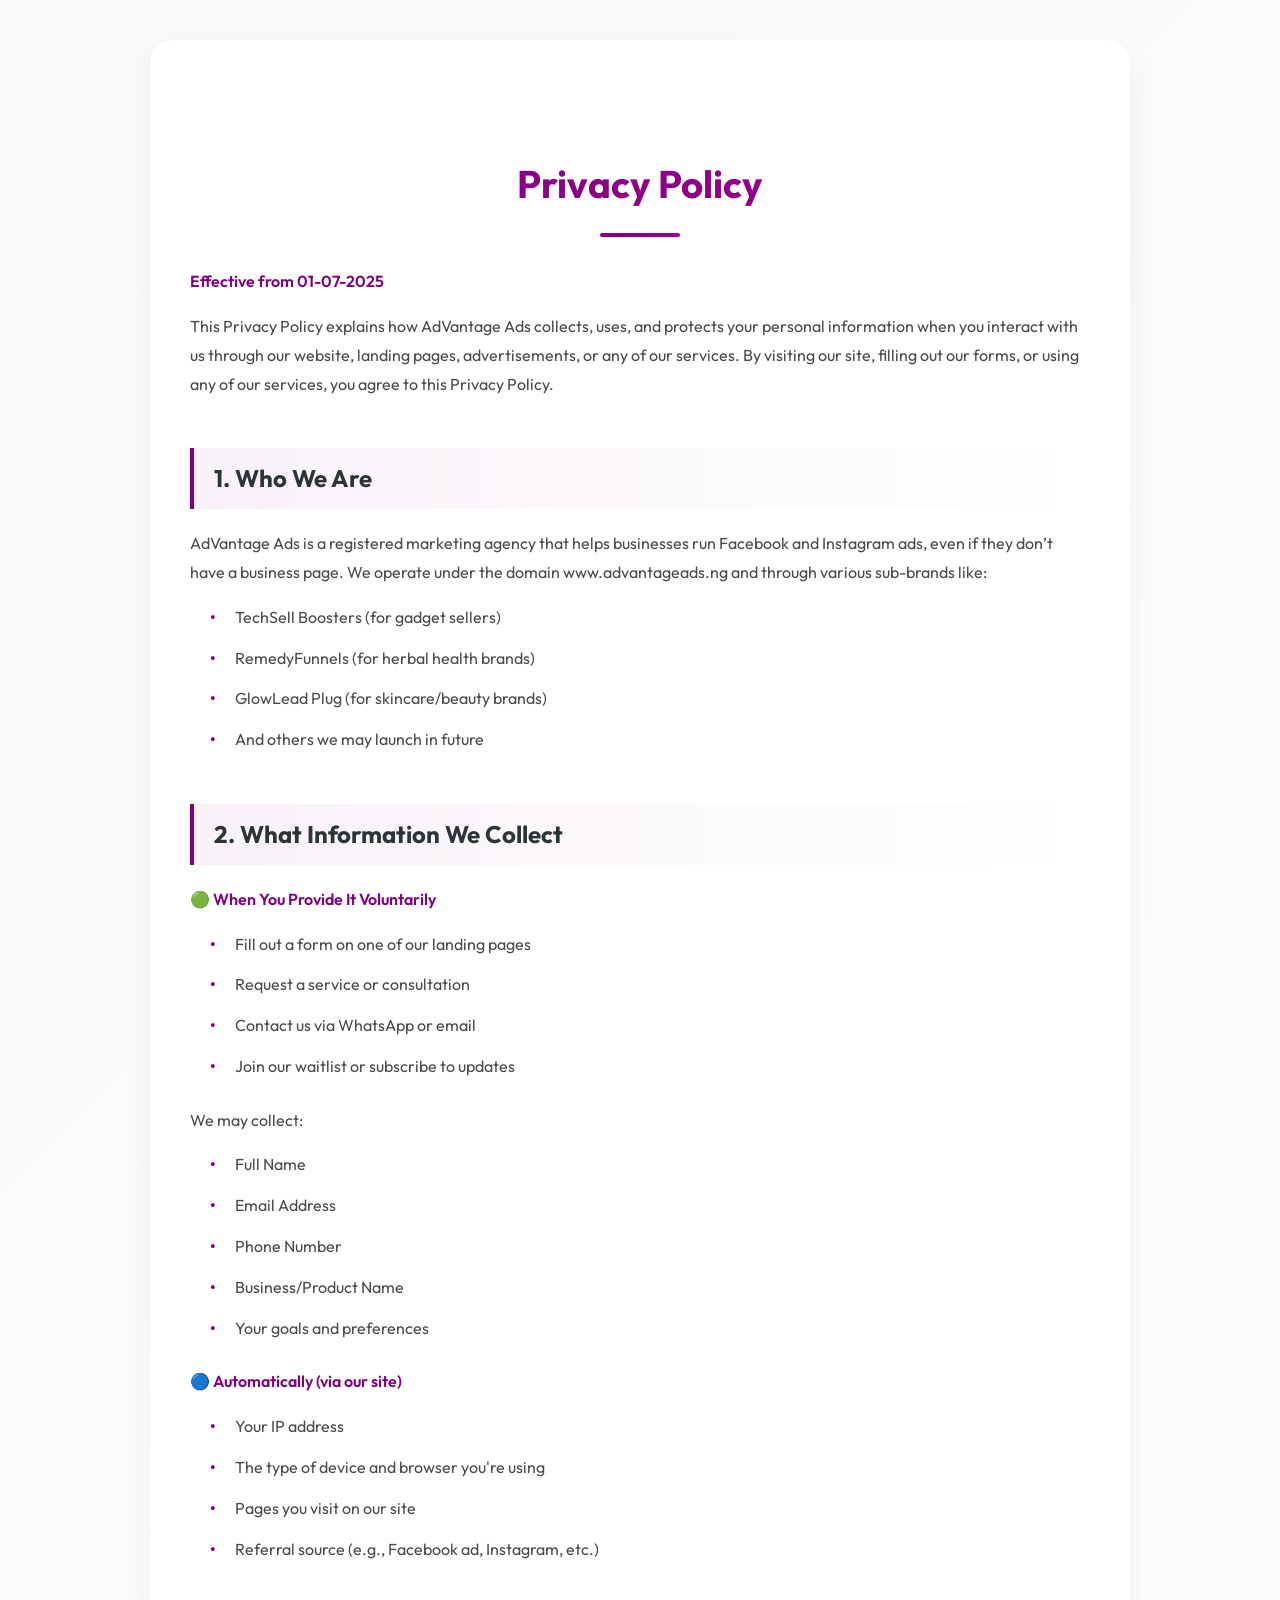
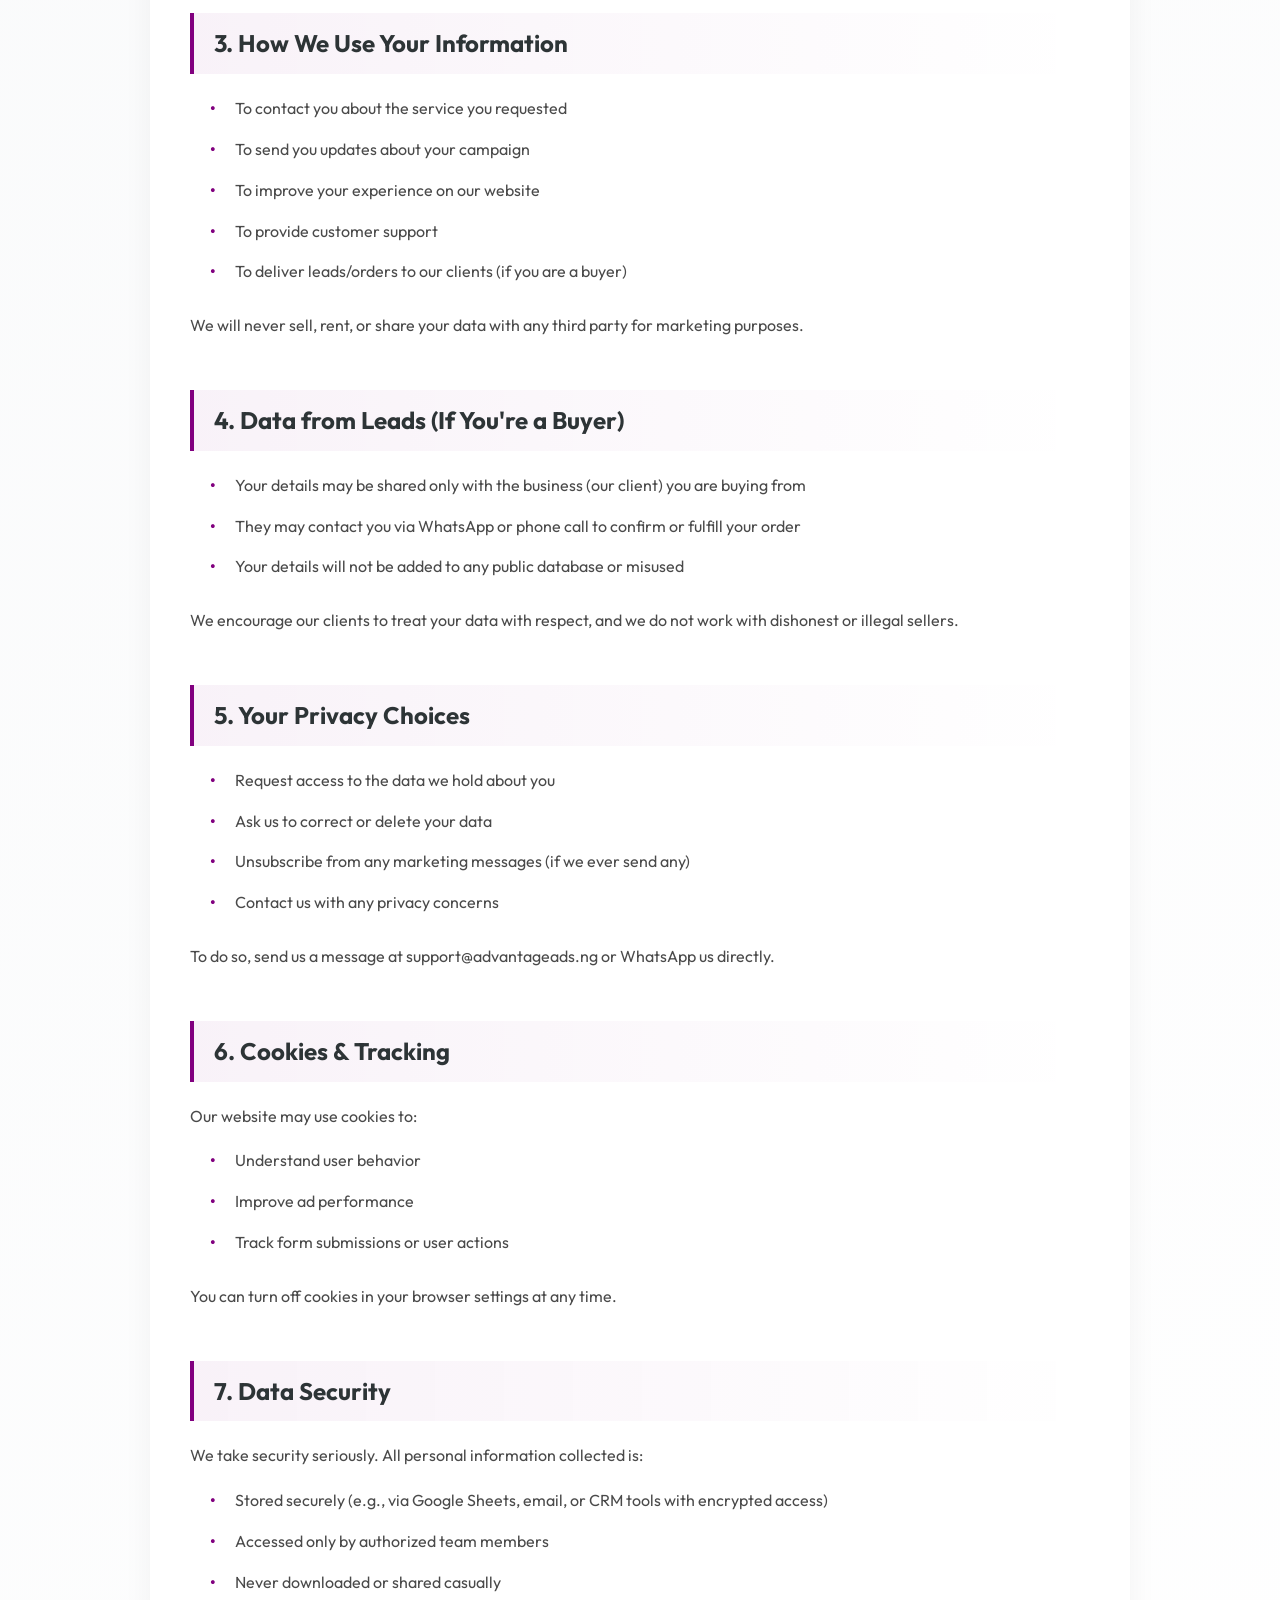
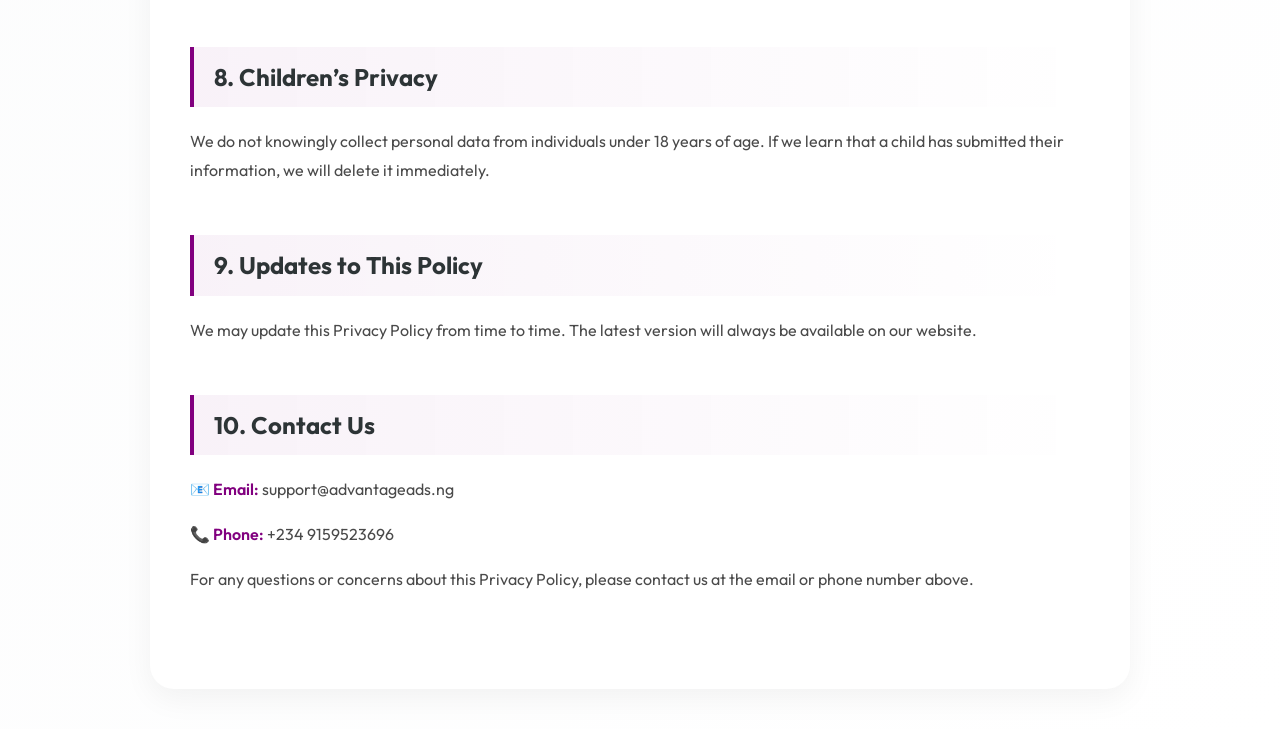
<file: privacy-policy.html>
<!DOCTYPE html>
<html lang="en">
<head>
  <meta charset="UTF-8" />
  <meta name="viewport" content="width=device-width, initial-scale=1.0" />
  <title>Privacy Policy | AdVantage Ads</title>
  <link rel="icon" href="/favicon.png" type="image/png">
  <link rel="stylesheet" href="privacy-policy.css" />
  <link href="https://fonts.googleapis.com/css2?family=Outfit:wght@400;600;700&display=swap" rel="stylesheet">
  <!-- Meta Pixel Code -->
  <script>
    !function(f,b,e,v,n,t,s)
    {if(f.fbq)return;n=f.fbq=function(){n.callMethod?
    n.callMethod.apply(n,arguments):n.queue.push(arguments)};
    if(!f._fbq)f._fbq=n;n.push=n;n.loaded=!0;n.version='2.0';
    n.queue=[];t=b.createElement(e);t.async=!0;
    t.src=v;s=b.getElementsByTagName(e)[0];
    s.parentNode.insertBefore(t,s)}(window, document,'script',
    'https://connect.facebook.net/en_US/fbevents.js');
    fbq('init', '984090676991896');
    fbq('track', 'PageView');
    </script>
    <noscript><img height="1" width="1" style="display:none"
    src="https://www.facebook.com/tr?id=984090676991896&ev=PageView&noscript=1"
    />
  </noscript>
  <script type="text/javascript">
    (function(c,l,a,r,i,t,y){
        c[a]=c[a]||function(){(c[a].q=c[a].q||[]).push(arguments)};
        t=l.createElement(r);t.async=1;t.src="https://www.clarity.ms/tag/"+i;
        y=l.getElementsByTagName(r)[0];y.parentNode.insertBefore(t,y);
    })(window, document, "clarity", "script", "s8mlpc4wlg");
  </script>
</head>
<body>
    <section class="agreement-section">

        <div class="container">
            <h1>Privacy Policy</h1>
            <p><strong>Effective from 01-07-2025</strong></p>
            <p>This Privacy Policy explains how AdVantage Ads collects, uses, and protects your personal information when you interact with us through our website, landing pages, advertisements, or any of our services. By visiting our site, filling out our forms, or using any of our services, you agree to this Privacy Policy.</p>

            <h2>1. Who We Are</h2>
            <p>AdVantage Ads is a registered marketing agency that helps businesses run Facebook and Instagram ads, even if they don’t have a business page. We operate under the domain www.advantageads.ng and through various sub-brands like:</p>
            <ul>
                <li>TechSell Boosters (for gadget sellers)</li>
                <li>RemedyFunnels (for herbal health brands)</li>
                <li>GlowLead Plug (for skincare/beauty brands)</li>
                <li>And others we may launch in future</li>
            </ul>

            <h2>2. What Information We Collect</h2>
            <p><strong>🟢 When You Provide It Voluntarily</strong></p>
            <ul>
                <li>Fill out a form on one of our landing pages</li>
                <li>Request a service or consultation</li>
                <li>Contact us via WhatsApp or email</li>
                <li>Join our waitlist or subscribe to updates</li>
            </ul>
            <p>We may collect:</p>
            <ul>
                <li>Full Name</li>
                <li>Email Address</li>
                <li>Phone Number</li>
                <li>Business/Product Name</li>
                <li>Your goals and preferences</li>
            </ul>
            <p><strong>🔵 Automatically (via our site)</strong></p>
            <ul>
                <li>Your IP address</li>
                <li>The type of device and browser you're using</li>
                <li>Pages you visit on our site</li>
                <li>Referral source (e.g., Facebook ad, Instagram, etc.)</li>
            </ul>

            <h2>3. How We Use Your Information</h2>
            <ul>
                <li>To contact you about the service you requested</li>
                <li>To send you updates about your campaign</li>
                <li>To improve your experience on our website</li>
                <li>To provide customer support</li>
                <li>To deliver leads/orders to our clients (if you are a buyer)</li>
            </ul>
            <p>We will never sell, rent, or share your data with any third party for marketing purposes.</p>

            <h2>4. Data from Leads (If You're a Buyer)</h2>
            <ul>
                <li>Your details may be shared only with the business (our client) you are buying from</li>
                <li>They may contact you via WhatsApp or phone call to confirm or fulfill your order</li>
                <li>Your details will not be added to any public database or misused</li>
            </ul>
            <p>We encourage our clients to treat your data with respect, and we do not work with dishonest or illegal sellers.</p>

            <h2>5. Your Privacy Choices</h2>
            <ul>
                <li>Request access to the data we hold about you</li>
                <li>Ask us to correct or delete your data</li>
                <li>Unsubscribe from any marketing messages (if we ever send any)</li>
                <li>Contact us with any privacy concerns</li>
            </ul>
            <p>To do so, send us a message at support@advantageads.ng or WhatsApp us directly.</p>

            <h2>6. Cookies & Tracking</h2>
            <p>Our website may use cookies to:</p>
            <ul>
                <li>Understand user behavior</li>
                <li>Improve ad performance</li>
                <li>Track form submissions or user actions</li>
            </ul>
            <p>You can turn off cookies in your browser settings at any time.</p>

            <h2>7. Data Security</h2>
            <p>We take security seriously. All personal information collected is:</p>
            <ul>
                <li>Stored securely (e.g., via Google Sheets, email, or CRM tools with encrypted access)</li>
                <li>Accessed only by authorized team members</li>
                <li>Never downloaded or shared casually</li>
            </ul>

            <h2>8. Children’s Privacy</h2>
            <p>We do not knowingly collect personal data from individuals under 18 years of age. If we learn that a child has submitted their information, we will delete it immediately.</p>

            <h2>9. Updates to This Policy</h2>
            <p>We may update this Privacy Policy from time to time. The latest version will always be available on our website.</p>

            <h2>10. Contact Us</h2>
            <div class="contact-info">
                <p><strong>📧 Email:</strong> support@advantageads.ng</p>
                <p><strong>📞 Phone:</strong> +234 9159523696</p>
            </div>
            <p>For any questions or concerns about this Privacy Policy, please contact us at the email or phone number above.</p>  
        </div>
    </section>
</body>
</html>
</file>
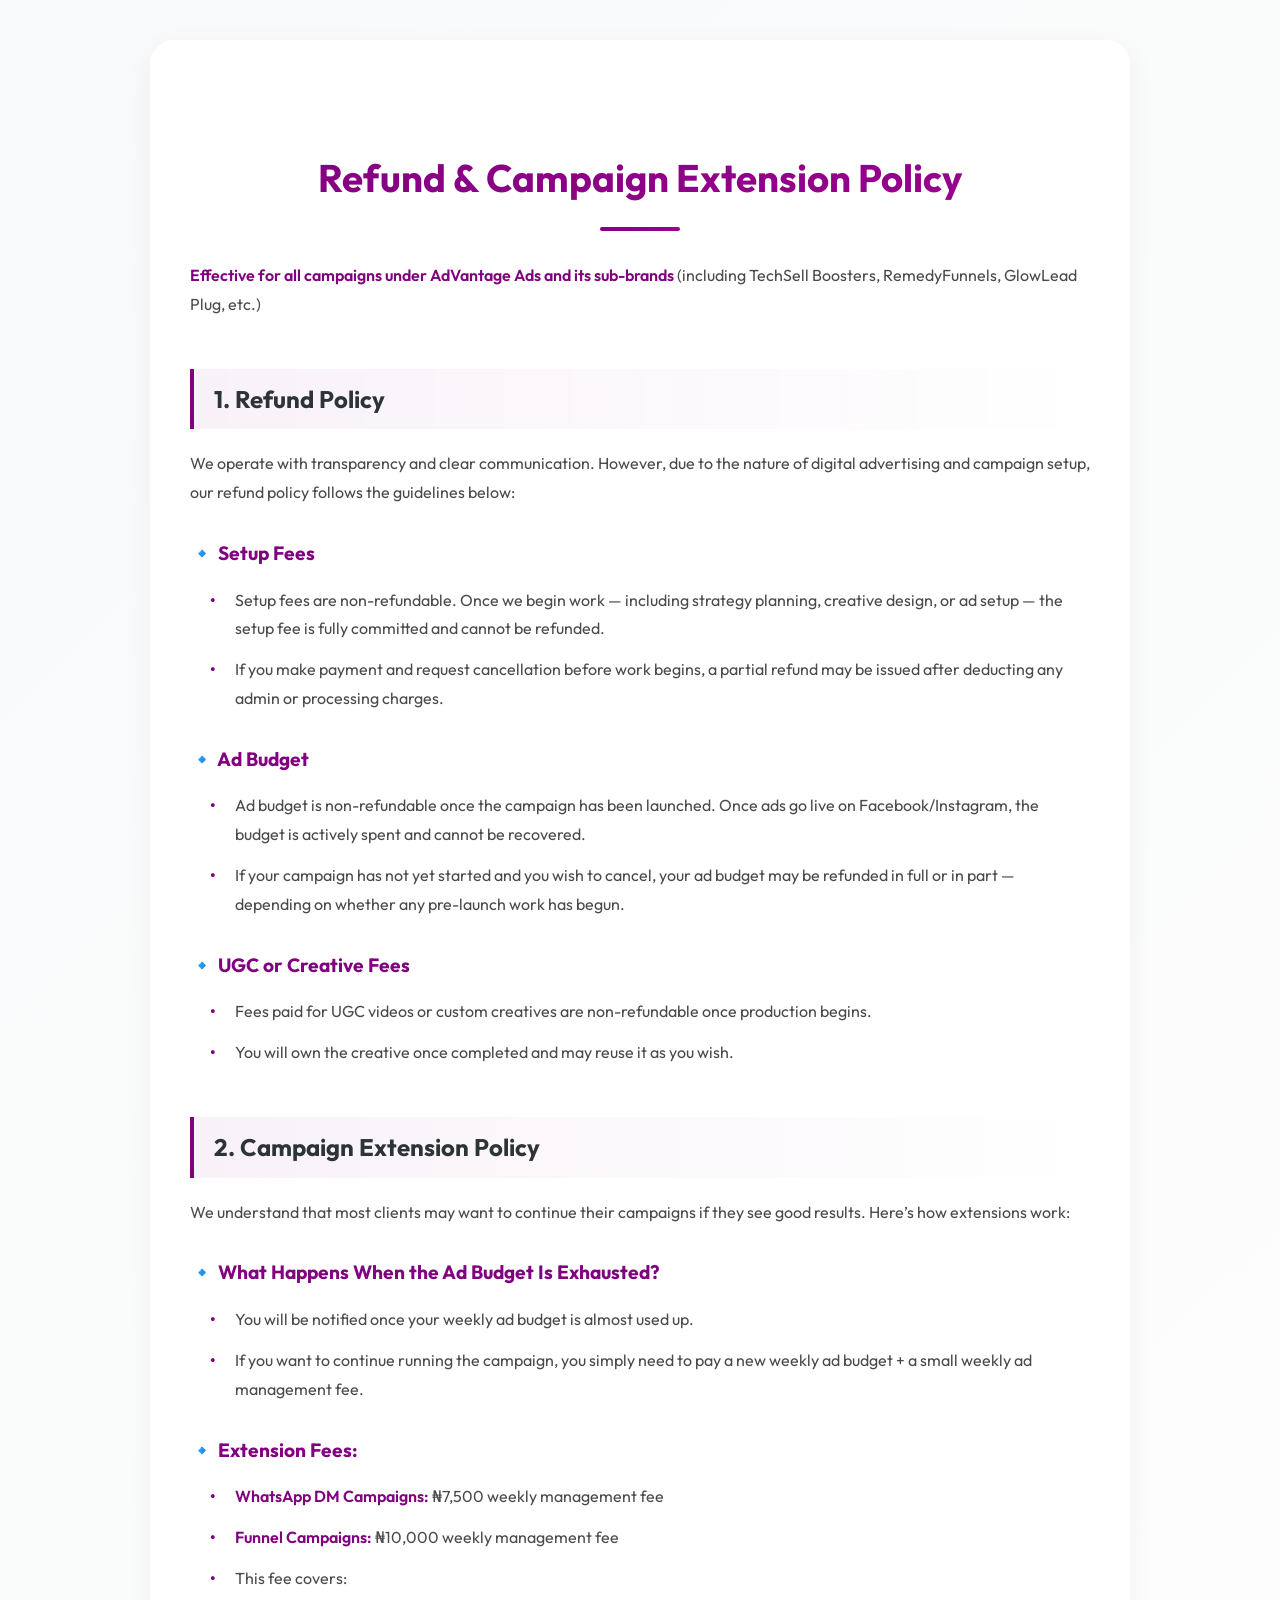
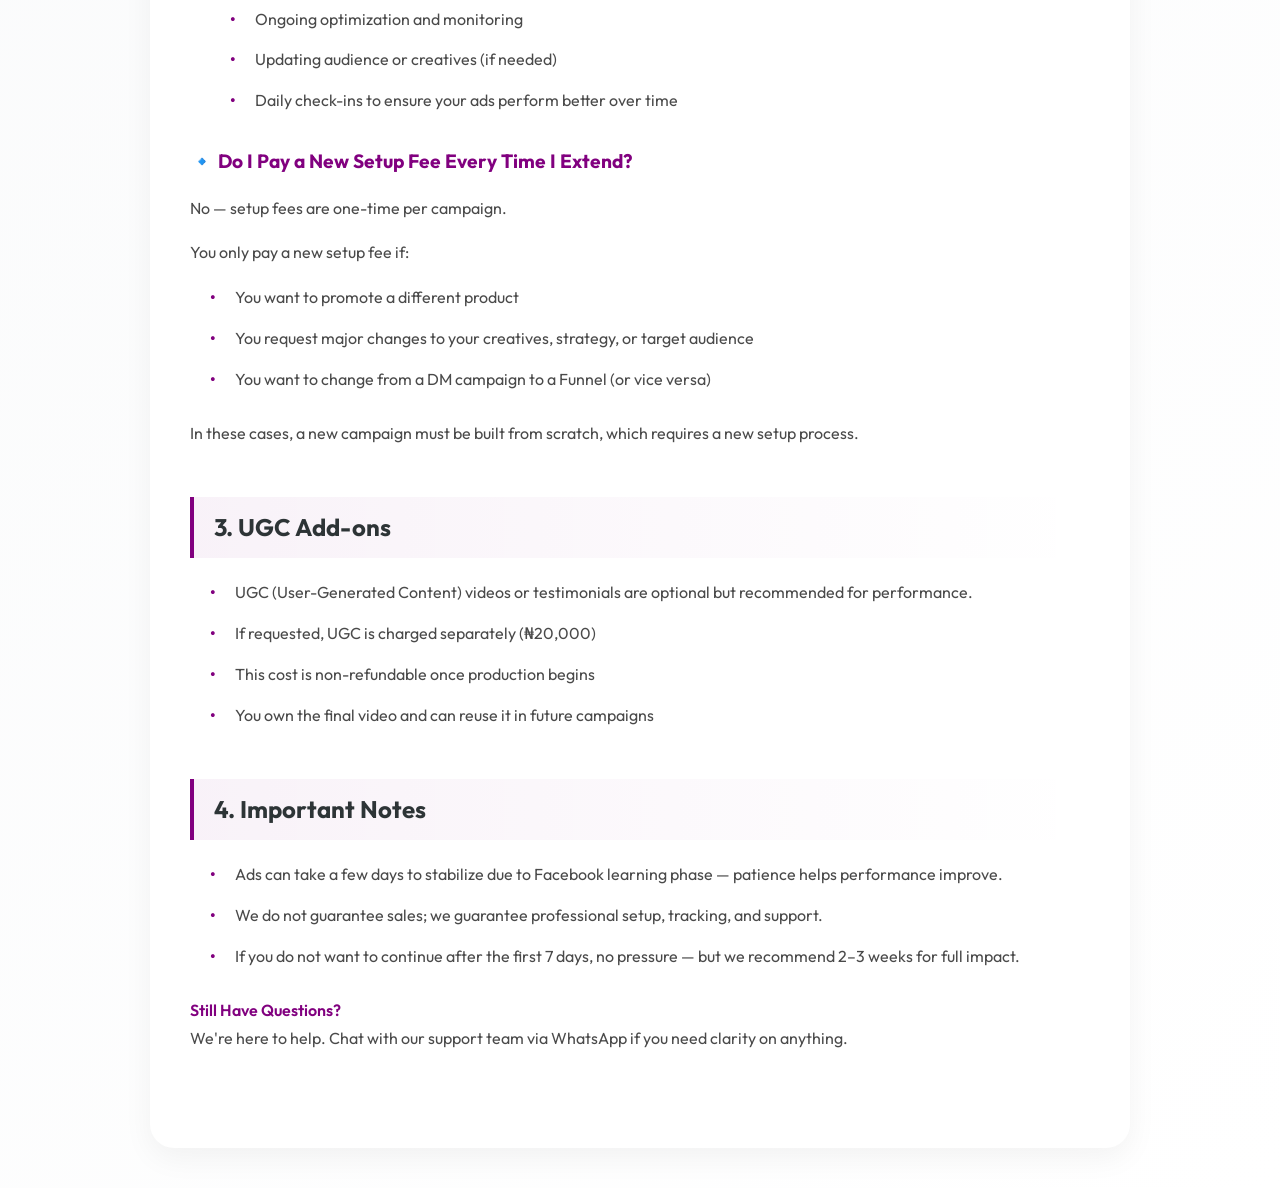
<file: refund-policy.html>
<!DOCTYPE html>
<html lang="en">
<head>
  <meta charset="UTF-8" />
  <meta name="viewport" content="width=device-width, initial-scale=1.0" />
  <title>Refund & Extension Policy - AdVantage Ads</title>
  <link rel="icon" href="/favicon.png" type="image/png">
  <link rel="stylesheet" href="refund-policy.css" />
  <link href="https://fonts.googleapis.com/css2?family=Outfit:wght@400;600;700&display=swap" rel="stylesheet">
  <!-- Meta Pixel Code -->
  <script>
    !function(f,b,e,v,n,t,s)
    {if(f.fbq)return;n=f.fbq=function(){n.callMethod?
    n.callMethod.apply(n,arguments):n.queue.push(arguments)};
    if(!f._fbq)f._fbq=n;n.push=n;n.loaded=!0;n.version='2.0';
    n.queue=[];t=b.createElement(e);t.async=!0;
    t.src=v;s=b.getElementsByTagName(e)[0];
    s.parentNode.insertBefore(t,s)}(window, document,'script',
    'https://connect.facebook.net/en_US/fbevents.js');
    fbq('init', '984090676991896');
    fbq('track', 'PageView');
    </script>
    <noscript><img height="1" width="1" style="display:none"
    src="https://www.facebook.com/tr?id=984090676991896&ev=PageView&noscript=1"
    />
  </noscript>
  <script type="text/javascript">
    (function(c,l,a,r,i,t,y){
        c[a]=c[a]||function(){(c[a].q=c[a].q||[]).push(arguments)};
        t=l.createElement(r);t.async=1;t.src="https://www.clarity.ms/tag/"+i;
        y=l.getElementsByTagName(r)[0];y.parentNode.insertBefore(t,y);
    })(window, document, "clarity", "script", "s8mlpc4wlg");
  </script>
</head>
<body>
  <div class="container">
    <h1>Refund & Campaign Extension Policy</h1>
    <p><strong>Effective for all campaigns under AdVantage Ads and its sub-brands</strong> (including TechSell Boosters, RemedyFunnels, GlowLead Plug, etc.)</p>

    <h2>1. Refund Policy</h2>
    <p>We operate with transparency and clear communication. However, due to the nature of digital advertising and campaign setup, our refund policy follows the guidelines below:</p>

    <h3>🔹 Setup Fees</h3>
    <ul>
      <li>Setup fees are non-refundable. Once we begin work — including strategy planning, creative design, or ad setup — the setup fee is fully committed and cannot be refunded.</li>
      <li>If you make payment and request cancellation before work begins, a partial refund may be issued after deducting any admin or processing charges.</li>
    </ul>

    <h3>🔹 Ad Budget</h3>
    <ul>
      <li>Ad budget is non-refundable once the campaign has been launched. Once ads go live on Facebook/Instagram, the budget is actively spent and cannot be recovered.</li>
      <li>If your campaign has not yet started and you wish to cancel, your ad budget may be refunded in full or in part — depending on whether any pre-launch work has begun.</li>
    </ul>

    <h3>🔹 UGC or Creative Fees</h3>
    <ul>
      <li>Fees paid for UGC videos or custom creatives are non-refundable once production begins.</li>
      <li>You will own the creative once completed and may reuse it as you wish.</li>
    </ul>

    <h2>2. Campaign Extension Policy</h2>
    <p>We understand that most clients may want to continue their campaigns if they see good results. Here’s how extensions work:</p>

    <h3>🔹 What Happens When the Ad Budget Is Exhausted?</h3>
    <ul>
      <li>You will be notified once your weekly ad budget is almost used up.</li>
      <li>If you want to continue running the campaign, you simply need to pay a new weekly ad budget + a small weekly ad management fee.</li>
    </ul>

    <h3>🔹 Extension Fees:</h3>
    <ul>
      <li><strong>WhatsApp DM Campaigns:</strong> ₦7,500 weekly management fee</li>
      <li><strong>Funnel Campaigns:</strong> ₦10,000 weekly management fee</li>
      <li>This fee covers:</li>
      <ul>
        <li>Ongoing optimization and monitoring</li>
        <li>Updating audience or creatives (if needed)</li>
        <li>Daily check-ins to ensure your ads perform better over time</li>
      </ul>
    </ul>

    <h3>🔹 Do I Pay a New Setup Fee Every Time I Extend?</h3>
    <p>No — setup fees are one-time per campaign.</p>
    <p>You only pay a new setup fee if:</p>
    <ul>
      <li>You want to promote a different product</li>
      <li>You request major changes to your creatives, strategy, or target audience</li>
      <li>You want to change from a DM campaign to a Funnel (or vice versa)</li>
    </ul>
    <p>In these cases, a new campaign must be built from scratch, which requires a new setup process.</p>

    <h2>3. UGC Add-ons</h2>
    <ul>
      <li>UGC (User-Generated Content) videos or testimonials are optional but recommended for performance.</li>
      <li>If requested, UGC is charged separately (₦20,000)</li>
      <li>This cost is non-refundable once production begins</li>
      <li>You own the final video and can reuse it in future campaigns</li>
    </ul>

    <h2>4. Important Notes</h2>
    <ul>
      <li>Ads can take a few days to stabilize due to Facebook learning phase — patience helps performance improve.</li>
      <li>We do not guarantee sales; we guarantee professional setup, tracking, and support.</li>
      <li>If you do not want to continue after the first 7 days, no pressure — but we recommend 2–3 weeks for full impact.</li>
    </ul>

    <p><strong>Still Have Questions?</strong><br>We're here to help. Chat with our support team via WhatsApp if you need clarity on anything.</p>
  </div>
</body>
</html>
</file>
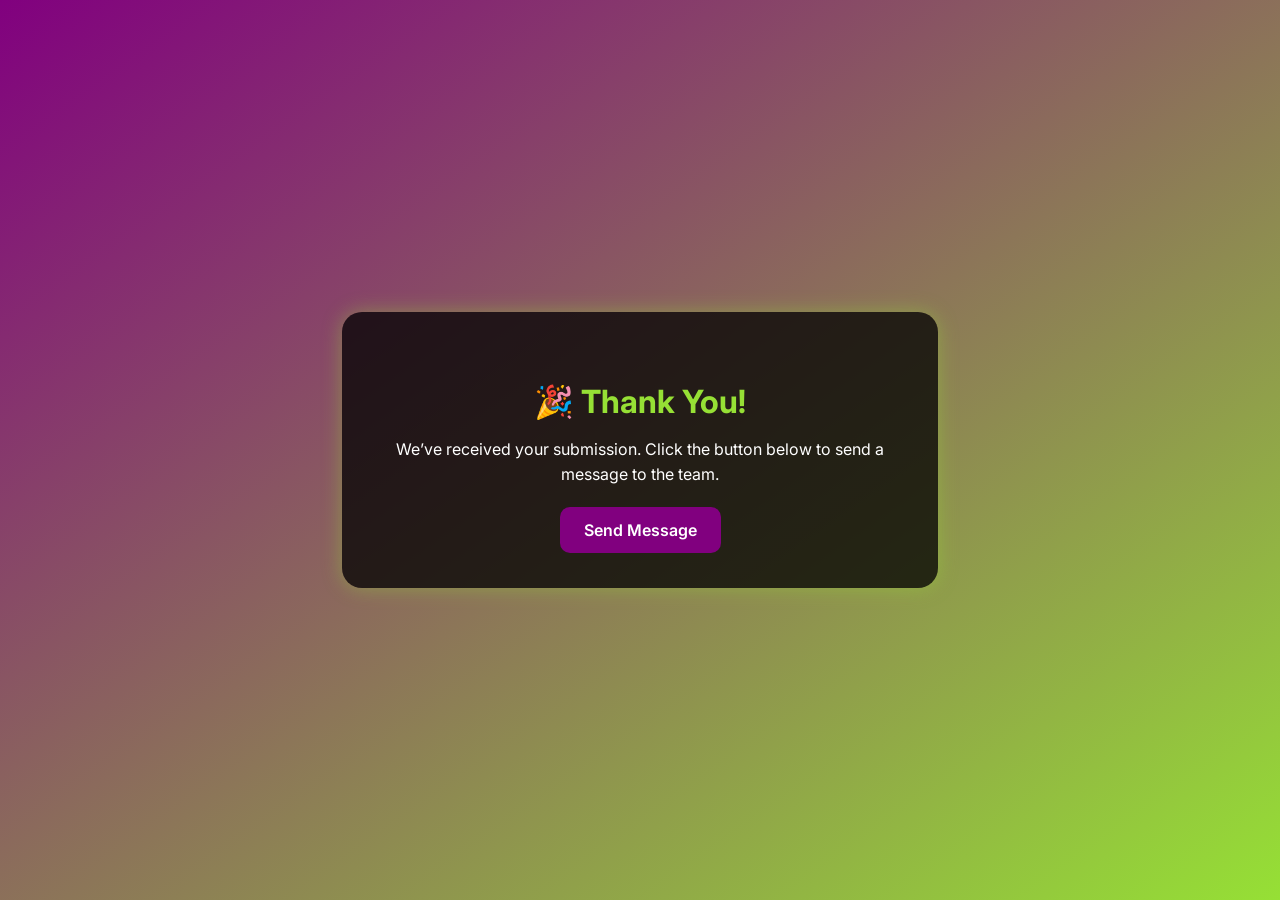
<file: thank-you.html>
<!DOCTYPE html>
<html lang="en">
<head>
  <meta charset="UTF-8" />
  <meta name="viewport" content="width=device-width, initial-scale=1.0" />
  <title>Thank You - AdVantage Ads</title>
  <link rel="icon" href="/favicon.png" type="image/png">
  <link rel="stylesheet" href="https://fonts.googleapis.com/css2?family=Inter:wght@400;600;700&display=swap">
  <style>
    body {
      margin: 0;
      padding: 0;
      font-family: 'Inter', sans-serif;
      background-color: #0b0b0b;
      color: white;
      display: flex;
      align-items: center;
      justify-content: center;
      height: 100vh;
      text-align: center;
      background-image: linear-gradient(145deg, #81007f 0%, #96e035 100%);
    }

    .container {
      background: rgba(0, 0, 0, 0.75);
      padding: 3rem;
      border-radius: 20px;
      box-shadow: 0 0 20px rgba(150, 224, 53, 0.4);
      max-width: 500px;
    }

    h1 {
      font-size: 2rem;
      margin-bottom: 1rem;
      color: #96e035;
    }

    p {
      font-size: 1rem;
      margin-bottom: 2rem;
      line-height: 1.6;
    }

    .btn {
      background-color: #81007f;
      color: white;
      padding: 0.8rem 1.5rem;
      border: none;
      border-radius: 10px;
      text-decoration: none;
      font-weight: 600;
      transition: background 0.3s;
    }

    .btn:hover {
      background-color: #5c005a;
    }

    @media (max-width: 500px) {
      .container {
        margin: 1rem;
        padding: 2rem;
      }

      h1 {
        font-size: 1.5rem;
      }

      p {
        font-size: 0.95rem;
      }
    }
  </style>

  <!-- Meta Pixel Code -->
  <script>
    !function(f,b,e,v,n,t,s)
    {if(f.fbq)return;n=f.fbq=function(){n.callMethod?
    n.callMethod.apply(n,arguments):n.queue.push(arguments)};
    if(!f._fbq)f._fbq=n;n.push=n;n.loaded=!0;n.version='2.0';
    n.queue=[];t=b.createElement(e);t.async=!0;
    t.src=v;s=b.getElementsByTagName(e)[0];
    s.parentNode.insertBefore(t,s)}(window, document,'script',
    'https://connect.facebook.net/en_US/fbevents.js');
    fbq('init', '984090676991896');
    fbq('track', 'PageView');
    </script>
    <noscript><img height="1" width="1" style="display:none"
    src="https://www.facebook.com/tr?id=984090676991896&ev=PageView&noscript=1"
    />
  </noscript>
  <script type="text/javascript">
    (function(c,l,a,r,i,t,y){
        c[a]=c[a]||function(){(c[a].q=c[a].q||[]).push(arguments)};
        t=l.createElement(r);t.async=1;t.src="https://www.clarity.ms/tag/"+i;
        y=l.getElementsByTagName(r)[0];y.parentNode.insertBefore(t,y);
    })(window, document, "clarity", "script", "s8mlpc4wlg");
  </script>
</head>

<body>
  <div class="container">
    <h1>🎉 Thank You!</h1>
    <p>We’ve received your submission. Click the button below to send a message to the team.</p>
    <a href="https://wa.link/xzpig8" class="btn">Send Message</a>
  </div>
</body>
</html>
</file>
<file: styles.css>
* {
  margin: 0;
  padding: 0;
  box-sizing: border-box;
}

body {
  font-family: 'Outfit', 'Inter', sans-serif;
  background-color: #fff;
  color: #000;
  overflow-x: hidden;
  position: relative;
}

body::before {
  content: "";
  position: fixed; /* Change from absolute to fixed */
  top: 0;
  left: 0;
  width: 100%;
  height: 100%;
  background: url('footer-grid.svg') repeat;
  opacity: 1; /* Reduce opacity */
  z-index: 0; /* Move behind all content */
  pointer-events: none; /* Prevent interference with interactions */
}

header {
  position: absolute;
  top: 30px;
  left: 50%;
  transform: translateX(-50%);
  display: flex;
  align-items: center;
  padding: 10px 24px;
  background: rgba(255, 255, 255, 0.06);
  backdrop-filter: blur(14px);
  border-radius: 14px;
  box-shadow: 0 4px 20px rgba(0, 0, 0, 0.08);
  z-index: 1000;
  gap: 16px;
}

.logo-container {
  display: flex;
  align-items: center;
  gap: 20px;
  height: 60px; /* Set fixed height */
  width: auto; /* Let width adjust automatically */
  overflow: hidden; /* Contain the logo */
}

.logo {
  height: 110px; /* Make logo larger than container */
  width: auto;
  object-fit: contain;
  transform: scale(1.2); /* Scale up the logo */
}


nav ul {
  list-style: none;
  display: flex;
  gap: 25px;
}

nav a {
  color: black;
  text-decoration: none;
  font-weight: 500;
  font-size: 0.95rem;
  transition: all 0.3s ease;
  padding: 6px 10px;
  border-radius: 6px;
}

nav a:hover {
  background-color: rgba(247, 0, 255, 0.1);
  color: black;
}


.mobile-menu-btn {
display: none;
flex-direction: column;
gap: 4px;
cursor: pointer;
margin-left: auto;
}

.bar {
width: 25px;
height: 3px;
background-color: #000;
border-radius: 2px;
transition: all 0.3s ease;
}
.bar.active:nth-child(1) {
  transform: translateY(7px) rotate(45deg);
}

.bar.active:nth-child(2) {
  opacity: 0;
}

.bar.active:nth-child(3) {
  transform: translateY(-7px) rotate(-45deg);
}

@media (max-width: 768px) {
header {
width: 90%;
justify-content: space-between;
}

.mobile-menu-btn {
display: flex;
}

nav {
position: absolute;
top: 100%;
left: 70%;
width: 40%;
background: rgba(37, 36, 36, 0.8);
backdrop-filter: blur(14px);
padding: 20px;
border-radius: 14px;
display: none;
margin-top: 10px;

}

nav.active {
display: block;
}

nav ul {
flex-direction: column;
align-items: center;
gap: 15px;
}

nav a {
display: block;
width: 100%;
text-align: center;
padding: 10px;
color: #fff;
}
}

.hero {
  display: flex;
  flex-direction: column;
  justify-content: center;
  align-items: center;
  height: 100vh;
  text-align: center;
  position: relative;
  padding: 0 20px;
  padding-top: 120px;
  z-index: 1;
}

.hero h1 {
  font-size: 2.8rem;
  font-weight: 700;
  line-height: 1.2;
}

.hero h1 .line1 {
  background: black;
  -webkit-background-clip: text;
  -webkit-text-fill-color: transparent;
  display: block;
}

.hero h1 .line2 {
  background: black;
  -webkit-background-clip: text;
  -webkit-text-fill-color: transparent;
  display: block;
}

.hero p {
  font-size: 1.1rem;
  margin-top: 15px;
  max-width: 600px;
}

.hero button {
  margin-top: 30px;
  padding: 12px 30px;
  background-color: #9DCE5B;
  color: #fff;
  border: none;
  border-radius: 30px;
  font-size: 1rem;
  cursor: pointer;
  transition: all 0.3s ease;
}

.hero button:hover {
  background-color: #9DCE5B;
  transform: scale(1.07);
}

.how-section {
  padding: 100px 5% 60px;
  background: transparent;
  text-align: center;
  z-index: 1;
  position: relative;
}

.section-title {
  font-size: 2rem;
  font-weight: 700;
  color: #81007F;
  margin-bottom: 50px;
}

.steps-container {
  display: grid;
  grid-template-columns: repeat(auto-fit, minmax(300px, 1fr));
  gap: 30px;
  max-width: 1200px;
  margin: 0 auto;
  padding: 0 20px;
}

.step {
  background: rgba(255, 255, 255, 0.06);
  backdrop-filter: blur(14px);
  border-radius: 20px;
  padding: 40px 30px;
  box-shadow: 0 4px 20px rgba(0, 0, 0, 0.08);
  transition: transform 0.3s ease;
  text-align: center;
  display: flex;
  flex-direction: column;
}

.step:hover {
  transform: translateY(-5px);
}

.step h3 {
  font-size: 1.15rem;
  color: #000;
  margin-bottom: 12px;
  font-weight: 600;
}

.step p {
  font-size: 0.95rem;
  color: #333;
  line-height: 1.5;
}
.step .icon {
  font-size: 28px;
  color: #81007F;
  margin-bottom: 15px;
}

.icon-circle {
  width: 60px;
  height: 60px;
  background-color: #81007F;
  border-radius: 50%;
  display: flex;
  justify-content: center;
  align-items: center;
  margin: 0 auto 20px auto;
  box-shadow: 0 4px 10px rgba(0, 0, 0, 0.1);
}

.icon-circle i {
  color: #fff;
  font-size: 24px;
}

.services-section {
  padding: 100px 5% 80px;
  text-align: center;
  position: relative;
  z-index: 1;
}

.section-title {
  font-size: 2rem;
  font-weight: 700;
  color: #81007F;
  margin-bottom: 20px;
}

.section-sub {
  font-size: 1rem;
  color: #444;
  max-width: 700px;
  margin: 0 auto 40px;
  line-height: 1.6;
}

.accordion {
  max-width: 800px;
  margin: 0 auto;
  text-align: left;
}

.accordion-item {
  border-left: 5px solid transparent;
  margin-bottom: 20px;
  border-radius: 12px;
  overflow: hidden;
  box-shadow: 0 4px 15px rgba(0,0,0,0.05);
  transition: 0.3s ease;
  background: #fff;
}

.accordion-header {
  width: 100%;
  background: #f9f9f9;
  border: none;
  display: flex;
  align-items: center;
  justify-content: space-between;
  gap: 12px;
  padding: 20px;
  cursor: pointer;
  font-family: inherit;
  transition: 0.3s ease;
  position: relative;
}

.accordion-header:hover {
  background: #f1eff5;
}

.accordion-header .header-text {
  font-weight: 600;
  font-size: 1.05rem;
  flex-grow: 1;
}

.accordion-header .badge {
  background-color: #eee;
  color: #444;
  font-size: 0.75rem;
  padding: 4px 8px;
  border-radius: 6px;
}

.accordion-header .dropdown-icon {
  transition: transform 0.3s ease;
}

.accordion-item.active .dropdown-icon {
  transform: rotate(180deg);
}

.accordion-content {
  display: none;
  padding: 20px 24px 30px;
  background: #fff;
  animation: fadeIn 0.3s ease;
}

.accordion-paragraph {
  margin-bottom: 12px;
  color: #333;
  font-size: 0.95rem;
  line-height: 1.6;
}

.accordion-list {
  padding-left: 20px;
  list-style: disc;
  color: #333;
  font-size: 0.95rem;
  line-height: 1.6;
}

.icon-wrap {
  width: 40px;
  height: 40px;
  border-radius: 50%;
  display: flex;
  align-items: center;
  justify-content: center;
  color: #fff;
  font-size: 18px;
  flex-shrink: 0;
}

.green { background: #2ecc71; }
.purple { background: #81007F; }
.yellow { background: #f1c40f; }

.green-border { border-left-color: #2ecc71; }
.purple-border { border-left-color: #81007F; }
.yellow-border { border-left-color: #f1c40f; }

.cta-btn {
  display: inline-block;
  background-color: #81007F;
  color: #fff;
  padding: 14px 30px;
  border-radius: 30px;
  text-decoration: none;
  font-size: 1rem;
  margin-top: 40px;
  transition: 0.3s ease;
}

.cta-btn:hover {
  background-color: #6a0068;
  transform: scale(1.05);
}

@keyframes fadeIn {
  from { opacity: 0; transform: translateY(-5px); }
  to { opacity: 1; transform: translateY(0); }
}

@media (max-width: 600px) {
  .accordion-header {
    flex-wrap: wrap;
    gap: 8px;
  }
  .accordion-header .header-text {
    font-size: 0.98rem;
  }
}


.niche-section {
  padding: 100px 5% 80px;
  background-color: #f9f9f9;
  text-align: center;
}

.niche-section .section-title {
  font-size: 2rem;
  font-weight: 700;
  color: #81007F;
  margin-bottom: 20px;
}

.niche-section .section-sub {
  font-size: 1rem;
  color: #555;
  max-width: 700px;
  margin: 0 auto 50px;
  line-height: 1.6;
}

.niche-grid {
  display: grid;
  grid-template-columns: repeat(auto-fit, minmax(290px, 1fr));
  gap: 30px;
  max-width: 1100px;
  margin: 0 auto;
  padding: 0 20px;
}

.niche-card {
  position: relative;
  height: 300px;
  border-radius: 20px;
  overflow: hidden;
  color: #fff;
  background-size: cover;
  background-position: center;
  box-shadow: 0 4px 15px rgba(0, 0, 0, 0.12);
  transition: transform 0.3s ease;
  display: flex;
  align-items: flex-end;
}

.niche-card:hover {
  transform: translateY(-5px);
}

.niche-card .overlay {
  width: 100%;
  height: 100%;
  padding: 30px 20px;
  background: linear-gradient(to top, rgba(0, 0, 0, 0.65), transparent 70%);
  display: flex;
  flex-direction: column;
  justify-content: flex-end;
}

.niche-card h3 {
  font-size: 1.2rem;
  font-weight: 600;
  margin-bottom: 10px;
}

.niche-card p {
  font-size: 0.95rem;
  color: #eee;
  line-height: 1.4;
}

.niche-card .tag {
  position: absolute;
  top: 20px;
  left: 20px;
  background-color: #81007F;
  color: #fff;
  padding: 5px 12px;
  font-size: 0.75rem;
  border-radius: 20px;
  font-weight: 600;
  text-transform: uppercase;
}

.niche-card.coming .tag {
  background-color: #e67e22;
}


/* Assign background images to cards via extra classes */
.niche-card.tech {
  background-image: url('techsell.jpg');
}

.niche-card.glow {
  background-image: url('skincare.jpg');
}

.niche-card.remedy {
  background-image: url('herbal.jpg');
}

.niche-card.style {
  background-image: url('fashion.jpg');
}

.notify-text {
  margin: 50px auto 30px;
  max-width: 700px;
  text-align: center;
  font-size: 1rem;
  color: #333;
  line-height: 1.6;
}

.niche-card .overlay {
  position: absolute;
  bottom: 0;
  left: 0;
  width: 100%;
  background: linear-gradient(to top, rgba(0,0,0,0.75), rgba(0,0,0,0.5));
  padding: 20px;
  color: #fff;
  border-radius: 0 0 20px 20px;
  text-align: left;
  transition: background 0.3s ease;
}

.niche-card .overlay h3 {
  font-size: 1.1rem;
  margin-bottom: 10px;
}

.niche-card .overlay p {
  font-size: 0.9rem;
  line-height: 1.4;
}

.cta-wrapper {
  text-align: center;
  margin-top: 40px;
  margin-bottom: 40px;
}


/* WhatsApp CTA Button Styles */
.cta-wrapper {
  text-align: center;
  margin: 40px auto;
  width: 100%;
  max-width: 400px;
}

.cta-wrapper .cta-link {
  display: inline-block;
  width: 100%;
  background-color: #25D366;
  color: #ffffff !important;
  padding: 16px 32px;
  border-radius: 50px;
  text-decoration: none;
  font-weight: 600;
  font-size: 1.1rem;
  cursor: pointer;
  transition: all 0.3s ease;
  box-shadow: 0 4px 15px rgba(37, 211, 102, 0.2);
  position: relative;
  z-index: 10;
}

.cta-wrapper .cta-link:hover {
  background-color: #128C7E;
  transform: translateY(-2px);
  box-shadow: 0 6px 20px rgba(37, 211, 102, 0.3);
}

.cta-wrapper .cta-link span {
  margin-right: 8px;
  font-size: 1.2rem;
}

@media (max-width: 768px) {
  .cta-wrapper {
    max-width: 300px;
    padding: 0 20px;
  }
  
  .cta-wrapper .cta-link {
    font-size: 1rem;
    padding: 14px 24px;
  }
}

/* Add these specific styles for the niche card CTA link */
.niche-card .cta-link {
  display: inline-block;
  background-color: #25D366;
  color: #ffffff;
  padding: 12px 24px;
  border-radius: 30px;
  text-decoration: none;
  font-weight: 500;
  margin-top: 20px;
  transition: all 0.3s ease;
  box-shadow: 0 4px 15px rgba(37, 211, 102, 0.2);
}

.niche-card .cta-link:hover {
  background-color: #128C7E;
  transform: translateY(-2px);
  box-shadow: 0 6px 20px rgba(37, 211, 102, 0.3);
}

/* Add media query for mobile responsiveness */
@media (max-width: 768px) {
  .niche-card .cta-link {
    padding: 10px 20px;
    font-size: 0.9rem;
  }
}


/* Base section styling */
/* Section Base */
.proof-section {
  padding: 100px 5% 80px;
  background: #f8f8f8;
  position: relative;
  text-align: center;
  z-index: 1;
}

.proof-section .section-title {
  font-size: 2rem;
  color: #81007F;
  font-weight: 700;
  margin-bottom: 20px;
}

.proof-section .section-sub {
  max-width: 750px;
  margin: 0 auto 50px;
  font-size: 1rem;
  color: #444;
  line-height: 1.6;
}

/* Case Studies */
.case-studies {
  max-width: 800px;
  margin: 0 auto;
  text-align: left;
}

.case-study {
  background: #fff;
  border-radius: 10px;
  margin-bottom: 18px;
  overflow: hidden;
  box-shadow: 0 4px 18px rgba(0, 0, 0, 0.04);
  transition: box-shadow 0.3s ease;
}

.case-study:hover {
  box-shadow: 0 6px 24px rgba(0, 0, 0, 0.08);
}

/* Header Button */
.case-header {
  width: 100%;
  padding: 20px 22px;
  font-size: 1rem;
  font-weight: 600;
  color: #222;
  background: #f1eef6;
  border: none;
  outline: none;
  display: flex;
  align-items: center;
  justify-content: space-between;
  cursor: pointer;
  transition: background 0.3s ease;
}

.case-header:hover {
  background: #e5d8ef;
}

.toggle-icon {
  font-size: 14px;
  color: #81007F;
  transition: transform 0.3s ease;
}

.case-study.active .toggle-icon {
  transform: rotate(180deg);
}

/* Content */
.case-content {
  max-height: 0;
  overflow: hidden;
  background: #fff;
  padding: 0 22px;
  font-size: 0.96rem;
  color: #444;
  line-height: 1.6;
  transition: max-height 0.4s ease, padding 0.3s ease;
}

.case-study.active .case-content {
  padding: 18px 22px 22px;
  max-height: 400px;
}

/* CTA Section */
.proof-cta {
  max-width: 800px;
  margin: 60px auto 0;
  text-align: center;
}

.proof-cta .cta-text {
  font-size: 1rem;
  color: #333;
  margin-bottom: 30px;
  line-height: 1.7;
}

.proof-cta .cta-btn {
  display: inline-block;
  background-color: #81007F;
  color: #fff;
  padding: 14px 30px;
  border-radius: 30px;
  text-decoration: none;
  font-size: 1rem;
  transition: background 0.3s ease, transform 0.3s ease;
}

.proof-cta .cta-btn:hover {
  background-color: #6a0068;
  transform: scale(1.05);
}

/* Responsive */
@media (max-width: 600px) {
  .case-header {
    flex-direction: column;
    align-items: flex-start;
    gap: 8px;
  }

  .toggle-icon {
    align-self: flex-end;
  }

  .case-content {
    font-size: 0.94rem;
  }
}

.about-section {
  padding: 100px 5% 80px;
  background: #fff;
  text-align: center;
}

.about-section .section-title {
  font-size: 2rem;
  color: #81007F;
  font-weight: 700;
  margin-bottom: 25px;
}

.about-intro {
  font-size: 1rem;
  color: #444;
  max-width: 720px;
  margin: 0 auto 50px;
  line-height: 1.7;
}

.about-block {
  max-width: 800px;
  margin: 0 auto 40px;
  text-align: left;
  background: #f9f6fd;
  padding: 30px 25px;
  border-radius: 14px;
  box-shadow: 0 2px 10px rgba(0,0,0,0.03);
}

.about-subtitle {
  font-size: 1.25rem;
  color: #81007F;
  font-weight: 600;
  margin-bottom: 15px;
}

.about-block p {
  font-size: 0.98rem;
  color: #333;
  margin-bottom: 15px;
  line-height: 1.6;
}

.about-list {
  padding-left: 20px;
  margin-bottom: 20px;
}

.about-list li {
  font-size: 0.96rem;
  color: #444;
  margin-bottom: 10px;
  list-style: disc;
}

.highlighted {
  font-weight: 600;
  color: #222;
  margin-top: 20px;
}

.about-cta {
  margin-top: 50px;
  text-align: center;
  position: relative;
  z-index: 2;
}

.about-cta p {
  font-size: 1rem;
  color: #222;
  margin-bottom: 20px;
}

.about-cta .cta-btn {
  display: inline-block;
  background-color: #81007F;
  color: #fff !important;
  padding: 14px 30px;
  border-radius: 30px;
  text-decoration: none;
  font-size: 1rem;
  font-weight: 500;
  cursor: pointer;
  transition: all 0.3s ease;
  box-shadow: 0 4px 15px rgba(129, 0, 127, 0.2);
  border: none;
  position: relative;
  z-index: 10;
}

.about-cta .cta-btn:hover {
  background-color: #6a0068;
  transform: translateY(-2px);
  box-shadow: 0 6px 20px rgba(129, 0, 127, 0.3);
  color: #fff !important;
  text-decoration: none;
}

/* Add this for better mobile experience */
@media (max-width: 768px) {
  .about-cta .cta-btn {
    width: 90%;
    max-width: 300px;
    padding: 16px 24px;
  }
}

/* Responsive */
@media (max-width: 600px) {
  .about-block {
    padding: 24px 18px;
  }

  .about-intro,
  .about-block p,
  .about-list li,
  .about-cta p {
    font-size: 0.95rem;
  }
}


.site-footer {
  background-color: #110011;
  color: #fff;
  padding: 40px 5% 30px;
  text-align: center;
  font-size: 0.95rem;
}

.footer-container {
  max-width: 1100px;
  margin: 0 auto;
  display: flex;
  flex-direction: column;
  gap: 25px;
  align-items: center;
}

.footer-brand {
  font-weight: 600;
  font-size: 1rem;
  color: #bbb;
}

.footer-links {
  display: flex;
  flex-wrap: wrap;
  gap: 18px;
  justify-content: center;
}

.footer-links a {
  color: #ddd;
  text-decoration: none;
  font-size: 0.95rem;
  transition: color 0.3s;
}

.footer-links a:hover {
  color: #fff;
}

.footer-socials {
  display: flex;
  gap: 20px;
  justify-content: center;
}

.footer-socials a {
  color: #bbb;
  font-size: 1.2rem;
  transition: color 0.3s ease;
}

.footer-socials a:hover {
  color: #fff;
}

.footer-email {
  color: #bbb;
  font-size: 0.95rem;
  margin-top: 10px;
}

.footer-email a {
  color: #ddd;
  text-decoration: none;
  font-weight: 500;
  transition: color 0.3s;
}

.footer-email a:hover {
  color: #fff;
}


/* Responsive */
@media (max-width: 600px) {
  .footer-links {
    flex-direction: column;
    gap: 12px;
  }

  .footer-socials {
    gap: 16px;
  }
}

/* WhatsApp Floating Button */
.whatsapp-float {
  position: fixed;
  bottom: 20px;
  right: 20px;
  background-color: #25D366;
  color: white;
  font-size: 26px;
  padding: 14px;
  width: 56px;
  height: 56px;
  border-radius: 50%;
  text-align: center;
  z-index: 999;
  box-shadow: 0 4px 12px rgba(0, 0, 0, 0.2);
  transition: transform 0.3s ease, background-color 0.3s;
  display: flex;
  align-items: center;
  justify-content: center;
  text-decoration: none;
}

.whatsapp-float:hover {
  background-color: #1da851;
  transform: scale(1.1);
}


.how-section,
.struggle-section,
.services-section,
.proof-section,
.partners-section,
.agency-highlight-section,
.about-section {
  position: relative;
  background-color: rgba(255, 255, 255, 0.1); /* Add semi-transparent background */
  backdrop-filter: blur(5px); /* Optional: adds slight blur effect */
}

.focus-banner {
  background: linear-gradient(135deg, #81007F, #410040);
  color: #fff;
  padding: 100px 20px;
  text-align: center;
  position: relative;
  overflow: hidden;
}

.focus-content {
  max-width: 900px;
  margin: 0 auto;
  z-index: 2;
  position: relative;
}

.small-text {
  font-size: 1rem;
  text-transform: uppercase;
  letter-spacing: 2px;
  margin-bottom: 20px;
  color: #e5e5e5;
}

.big-text {
  font-size: 2.8rem;
  font-weight: 800;
  line-height: 1.3;
  color: #fff;
  margin-bottom: 30px;
}

.big-text span {
  color: #fdd835; /* Yellow highlight for impact */
}

.focus-btn {
  background-color: #fff;
  color: #81007F;
  padding: 14px 30px;
  border-radius: 30px;
  font-weight: 600;
  font-size: 1rem;
  text-decoration: none;
  display: inline-block;
  transition: 0.3s ease;
}

.focus-btn:hover {
  background-color: #fdd835;
  color: #000;
  transform: scale(1.05);
}


.struggle-section {
  padding: 80px 5% 60px;

  color: #333;
}

.section-heading {
  font-size: 2rem;
  font-weight: 700;
  text-align: center;
  color: #81007F;
  margin-bottom: 30px;
}

.struggle-text {
  font-size: 1rem;
  max-width: 800px;
  margin: 0 auto 20px;
  line-height: 1.7;
  text-align: center;
}

.struggle-box {
  background-color: #fff;
  border-left: 5px solid #ff4b4b;
  box-shadow: 0 4px 20px rgba(0,0,0,0.05);
  padding: 25px 20px;
  max-width: 800px;
  margin: 30px auto;
  border-radius: 10px;
}

.struggle-box p {
  margin-bottom: 15px;
  font-size: 1rem;
  line-height: 1.6;
}

.solution-box {
  background-color: #e9f8ef;
  border-left: 5px solid #2ecc71;
  padding: 25px 20px;
  max-width: 800px;
  margin: 30px auto 0;
  border-radius: 10px;
}

.solution-box h3 {
  color: #2ecc71;
  font-weight: 700;
  font-size: 1.2rem;
  margin-bottom: 10px;
}

.solution-box p {
  margin-bottom: 12px;
  font-size: 1rem;
  line-height: 1.6;
}
.struggle-flex,
.solution-flex {
  display: flex;
  flex-wrap: wrap;
  align-items: center;
  gap: 30px;
  justify-content: center;
  margin-top: 20px;
}

.struggle-img,
.solution-img {
  flex: 1 1 300px;
  max-width: 400px;
}

.struggle-img img,
.solution-img img {
  width: 100%;
  height: auto;
  border-radius: 12px;
  box-shadow: 0 4px 20px rgba(0,0,0,0.1);
}

.struggle-text-block {
  flex: 1 1 300px;
  max-width: 500px;
  font-size: 1rem;
  line-height: 1.7;
}

@media (max-width: 768px) {
  .struggle-flex,
  .solution-flex {
    flex-direction: column;
    gap: 0px; /* Tighten spacing */
  }

  .struggle-text-block,
  .struggle-img,
  .solution-img {
    margin: 0 !important; /* Remove any extra margin */
    padding: 0;
  }

  .struggle-img img
  {
    margin-top: -120px;
    margin-bottom: -120px; /* Pull image up slightly */
  }
  .solution-img img {
    margin-top: 4px; 
  }
  .struggle-text-block {
    margin-top: 20px !important; /* Add negative margin to text block */
  }
  .struggle-box{
    margin-top: -110px; /* Adjust margin for better spacing */
  }
}




.agency-highlight-section {
  padding: 100px 5% 80px;
  text-align: center;
}

.agency-highlight-section .section-title {
  font-size: 1.8rem;
  font-weight: bold;
  color: #81007F;
  margin-bottom: 40px;
  max-width: 900px;
  margin-left: auto;
  margin-right: auto;
}

.agency-cards-grid {
  display: flex;
  gap: 40px;
  flex-wrap: wrap;
  justify-content: center;
  margin-top: 40px;
}

.agency-card {
  background: #fff;
  border-left: 5px solid #81007F;
  padding: 30px;
  border-radius: 14px;
  box-shadow: 0 0 20px rgba(0, 0, 0, 0.05);
  max-width: 600px;
  flex: 1;
  min-width: 320px;
  text-align: left;
}

.agency-card h3 {
  font-size: 1.4rem;
  color: #111;
  margin-bottom: 15px;
}

.agency-card p {
  font-size: 1.05rem;
  line-height: 1.6;
  margin-bottom: 14px;
  color: #333;
}

.agency-card ul {
  padding-left: 22px;
  margin-bottom: 15px;
  list-style-type: disc;
}

.agency-card ul li {
  margin-bottom: 10px;
}

.agency-card .final-line {
  font-weight: bold;
  font-size: 1.05rem;
  color: #111;
}

.agency-card .mini-paragraphs p {
  margin-bottom: 10px;
  font-size: 1rem;
  color: #555;
}

@media (max-width: 768px) {
  .agency-cards-grid {
    flex-direction: column;
    gap: 30px;
  }

  .agency-card {
    text-align: left;
  }
}

.partners-section {
  padding: 100px 5% 80px;
  background: #100019;
  color: #fff;
  text-align: center;
}

.partners-heading {
  font-size: 2rem;
  font-weight: 700;
  margin-bottom: 15px;
}

.partners-subtext {
  font-size: 1.05rem;
  color: #ccc;
  margin-bottom: 50px;
  max-width: 700px;
  margin-left: auto;
  margin-right: auto;
}

.partners-logos {
  display: flex;
  flex-wrap: wrap;
  justify-content: center;
  align-items: center;
  gap: 40px;
}


.partner-logo img {
  max-height: 60px;
  width: auto;
  opacity: 0.9;
  transition: transform 0.3s ease, opacity 0.3s ease;
}

.partner-logo img:hover {
  transform: scale(1.1);
  opacity: 1;
}

@media (max-width: 768px) {
  .partner-logo img {
    max-height: 50px;
  }
}
</file>
<file: client-agreement.css>
body {
    font-family: 'Outfit', sans-serif;
    line-height: 1.7;
    margin: 0;
    padding: 0;
    background: linear-gradient(135deg, #f8f9fa 0%, #ffffff 100%);
    color: #2d3436;
  }
  
  .container {
    max-width: 900px;
    margin: 0 auto;
    padding: 80px 40px;
    background: white;
    border-radius: 24px;
    box-shadow: 0 10px 30px rgba(0, 0, 0, 0.05);
    margin-top: 40px;
    margin-bottom: 40px;
  }
  
  h1 {
    font-size: 2.4rem;
    margin-bottom: 30px;
    background: linear-gradient(135deg, #81007F 0%, #9b008f 100%);
    -webkit-background-clip: text;
    -webkit-text-fill-color: transparent;
    text-align: center;
    position: relative;
    padding-bottom: 20px;
  }
  
  h1::after {
    content: '';
    position: absolute;
    bottom: 0;
    left: 50%;
    transform: translateX(-50%);
    width: 80px;
    height: 4px;
    background: linear-gradient(90deg, #81007F 0%, #9b008f 100%);
    border-radius: 2px;
  }
  
  h2 {
    font-size: 1.5rem;
    color: #2d3436;
    margin-top: 50px;
    margin-bottom: 20px;
    border-left: 4px solid #81007F;
    padding: 10px 20px;
    background: linear-gradient(90deg, rgba(129, 0, 127, 0.05) 0%, rgba(255, 255, 255, 0) 100%);
    border-radius: 0 8px 8px 0;
  }
  
  h3 {
    font-size: 1.2rem;
    color: #81007F;
    margin-top: 30px;
    margin-bottom: 15px;
  }
  
  p, li {
    font-size: 1rem;
    margin-bottom: 15px;
    color: #4a4a4a;
    line-height: 1.8;
  }
  
  ul {
    padding-left: 20px;
    margin-bottom: 25px;
    list-style-type: none;
  }
  
  ul li {
    position: relative;
    padding-left: 25px;
    margin-bottom: 12px;
  }
  
  ul li::before {
    content: '•';
    color: #81007F;
    font-weight: bold;
    position: absolute;
    left: 0;
  }
  
  ul ul {
    margin-top: 10px;
    margin-bottom: 10px;
  }
  
  strong {
    color: #81007F;
    font-weight: 600;
  }
  
  .highlight {
    font-weight: 600;
    color: #81007F;
    background: rgba(129, 0, 127, 0.05);
    padding: 2px 8px;
    border-radius: 4px;
  }
  
  @media (max-width: 768px) {
    .container {
      padding: 40px 20px;
      margin-top: 20px;
      margin-bottom: 20px;
      border-radius: 16px;
    }
  
    h1 {
      font-size: 1.8rem;
      padding-bottom: 15px;
    }
  
    h2 {
      font-size: 1.3rem;
      padding: 8px 15px;
    }
  
    h3 {
      font-size: 1.1rem;
    }
  
    ul li {
      padding-left: 20px;
    }
  }
</file>
<file: privacy-policy.css>
body {
    font-family: 'Outfit', sans-serif;
    line-height: 1.7;
    margin: 0;
    padding: 0;
    background: linear-gradient(135deg, #f8f9fa 0%, #ffffff 100%);
    color: #2d3436;
  }
  
  .container {
    max-width: 900px;
    margin: 0 auto;
    padding: 80px 40px;
    background: white;
    border-radius: 24px;
    box-shadow: 0 10px 30px rgba(0, 0, 0, 0.05);
    margin-top: 40px;
    margin-bottom: 40px;
  }
  
  h1 {
    font-size: 2.4rem;
    margin-bottom: 30px;
    background: linear-gradient(135deg, #81007F 0%, #9b008f 100%);
    -webkit-background-clip: text;
    -webkit-text-fill-color: transparent;
    text-align: center;
    position: relative;
    padding-bottom: 20px;
  }
  
  h1::after {
    content: '';
    position: absolute;
    bottom: 0;
    left: 50%;
    transform: translateX(-50%);
    width: 80px;
    height: 4px;
    background: linear-gradient(90deg, #81007F 0%, #9b008f 100%);
    border-radius: 2px;
  }
  
  h2 {
    font-size: 1.5rem;
    color: #2d3436;
    margin-top: 50px;
    margin-bottom: 20px;
    border-left: 4px solid #81007F;
    padding: 10px 20px;
    background: linear-gradient(90deg, rgba(129, 0, 127, 0.05) 0%, rgba(255, 255, 255, 0) 100%);
    border-radius: 0 8px 8px 0;
  }
  
  h3 {
    font-size: 1.2rem;
    color: #81007F;
    margin-top: 30px;
    margin-bottom: 15px;
  }
  
  p, li {
    font-size: 1rem;
    margin-bottom: 15px;
    color: #4a4a4a;
    line-height: 1.8;
  }
  
  ul {
    padding-left: 20px;
    margin-bottom: 25px;
    list-style-type: none;
  }
  
  ul li {
    position: relative;
    padding-left: 25px;
    margin-bottom: 12px;
  }
  
  ul li::before {
    content: '•';
    color: #81007F;
    font-weight: bold;
    position: absolute;
    left: 0;
  }
  
  ul ul {
    margin-top: 10px;
    margin-bottom: 10px;
  }
  
  strong {
    color: #81007F;
    font-weight: 600;
  }
  
  .highlight {
    font-weight: 600;
    color: #81007F;
    background: rgba(129, 0, 127, 0.05);
    padding: 2px 8px;
    border-radius: 4px;
  }
  
  @media (max-width: 768px) {
    .container {
      padding: 40px 20px;
      margin-top: 20px;
      margin-bottom: 20px;
      border-radius: 16px;
    }
  
    h1 {
      font-size: 1.8rem;
      padding-bottom: 15px;
    }
  
    h2 {
      font-size: 1.3rem;
      padding: 8px 15px;
    }
  
    h3 {
      font-size: 1.1rem;
    }
  
    ul li {
      padding-left: 20px;
    }
  }
</file>
<file: refund-policy.css>
body {
    font-family: 'Outfit', sans-serif;
    line-height: 1.7;
    margin: 0;
    padding: 0;
    background: linear-gradient(135deg, #f8f9fa 0%, #ffffff 100%);
    color: #2d3436;
  }
  
  .container {
    max-width: 900px;
    margin: 0 auto;
    padding: 80px 40px;
    background: white;
    border-radius: 24px;
    box-shadow: 0 10px 30px rgba(0, 0, 0, 0.05);
    margin-top: 40px;
    margin-bottom: 40px;
  }
  
  h1 {
    font-size: 2.4rem;
    margin-bottom: 30px;
    background: linear-gradient(135deg, #81007F 0%, #9b008f 100%);
    -webkit-background-clip: text;
    -webkit-text-fill-color: transparent;
    text-align: center;
    position: relative;
    padding-bottom: 20px;
  }
  
  h1::after {
    content: '';
    position: absolute;
    bottom: 0;
    left: 50%;
    transform: translateX(-50%);
    width: 80px;
    height: 4px;
    background: linear-gradient(90deg, #81007F 0%, #9b008f 100%);
    border-radius: 2px;
  }
  
  h2 {
    font-size: 1.5rem;
    color: #2d3436;
    margin-top: 50px;
    margin-bottom: 20px;
    border-left: 4px solid #81007F;
    padding: 10px 20px;
    background: linear-gradient(90deg, rgba(129, 0, 127, 0.05) 0%, rgba(255, 255, 255, 0) 100%);
    border-radius: 0 8px 8px 0;
  }
  
  h3 {
    font-size: 1.2rem;
    color: #81007F;
    margin-top: 30px;
    margin-bottom: 15px;
  }
  
  p, li {
    font-size: 1rem;
    margin-bottom: 15px;
    color: #4a4a4a;
    line-height: 1.8;
  }
  
  ul {
    padding-left: 20px;
    margin-bottom: 25px;
    list-style-type: none;
  }
  
  ul li {
    position: relative;
    padding-left: 25px;
    margin-bottom: 12px;
  }
  
  ul li::before {
    content: '•';
    color: #81007F;
    font-weight: bold;
    position: absolute;
    left: 0;
  }
  
  ul ul {
    margin-top: 10px;
    margin-bottom: 10px;
  }
  
  strong {
    color: #81007F;
    font-weight: 600;
  }
  
  .highlight {
    font-weight: 600;
    color: #81007F;
    background: rgba(129, 0, 127, 0.05);
    padding: 2px 8px;
    border-radius: 4px;
  }
  
  @media (max-width: 768px) {
    .container {
      padding: 40px 20px;
      margin-top: 20px;
      margin-bottom: 20px;
      border-radius: 16px;
    }
  
    h1 {
      font-size: 1.8rem;
      padding-bottom: 15px;
    }
  
    h2 {
      font-size: 1.3rem;
      padding: 8px 15px;
    }
  
    h3 {
      font-size: 1.1rem;
    }
  
    ul li {
      padding-left: 20px;
    }
  }
</file>
